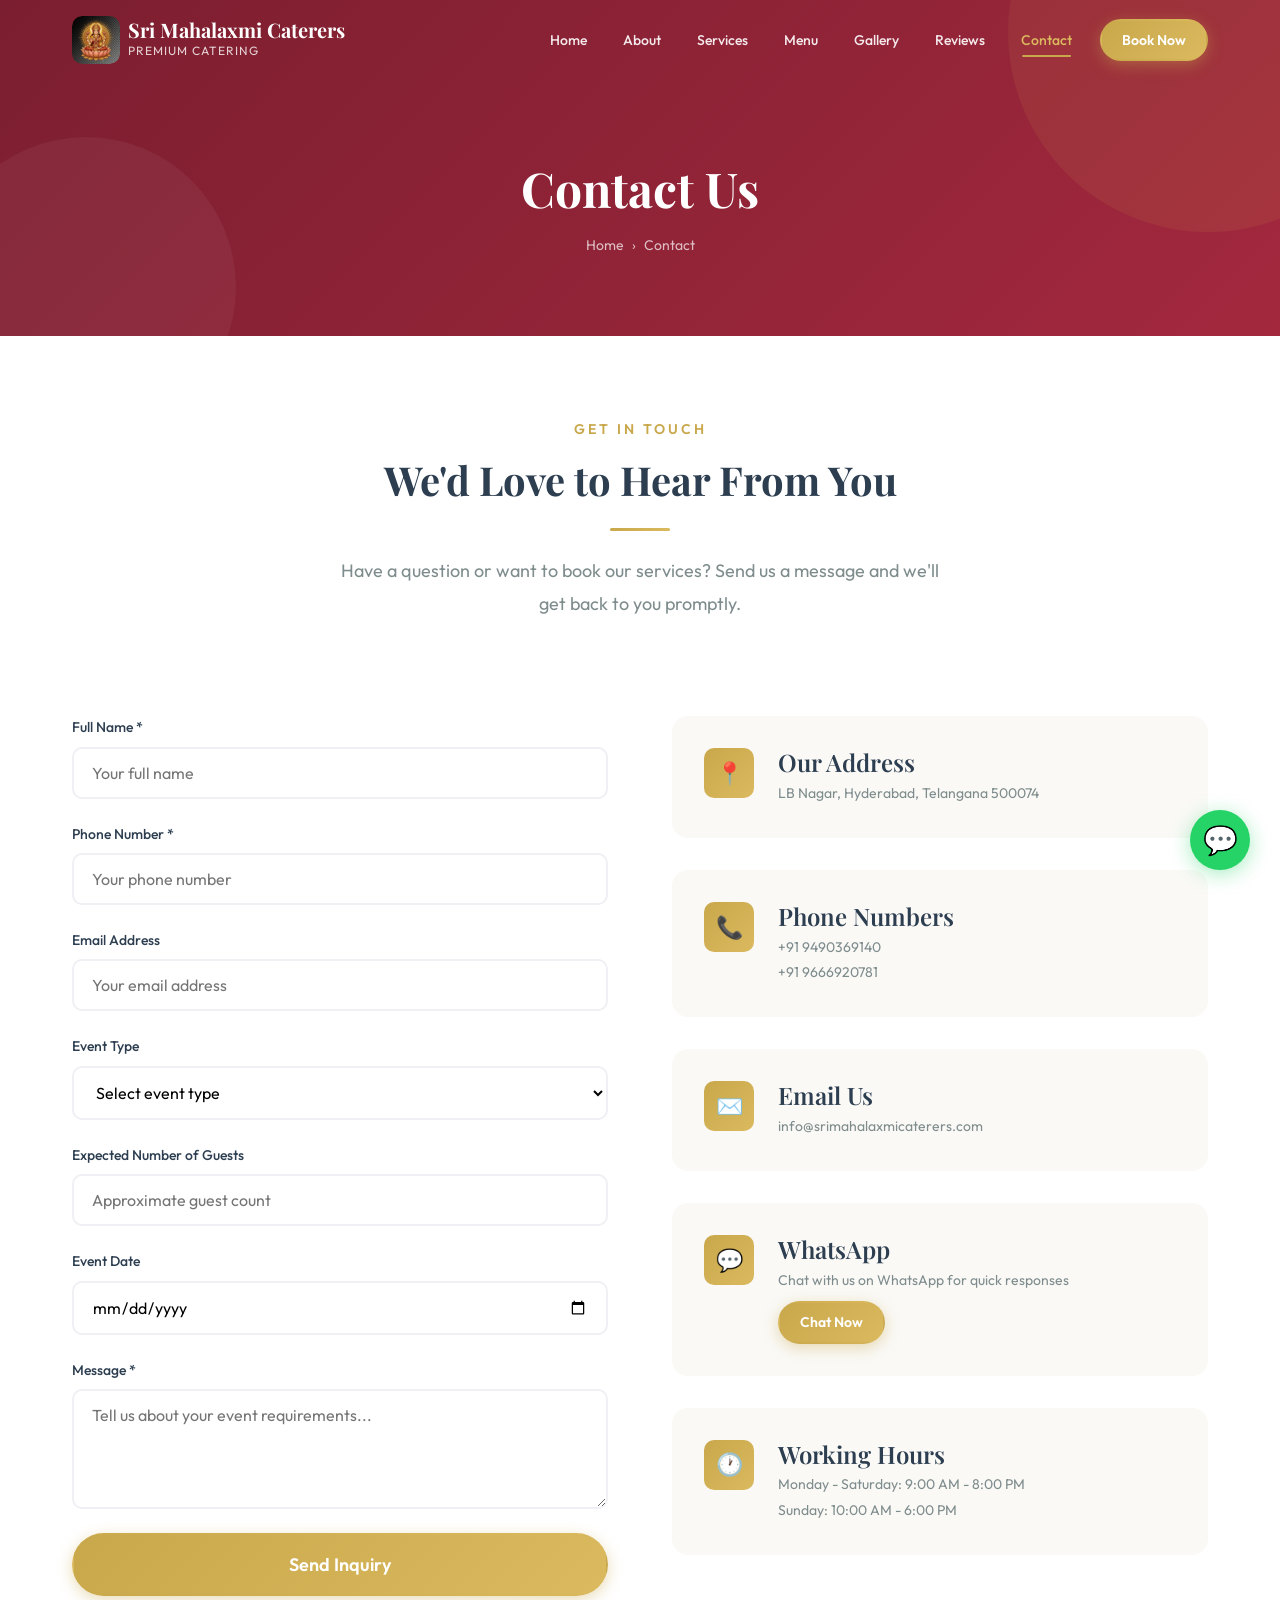
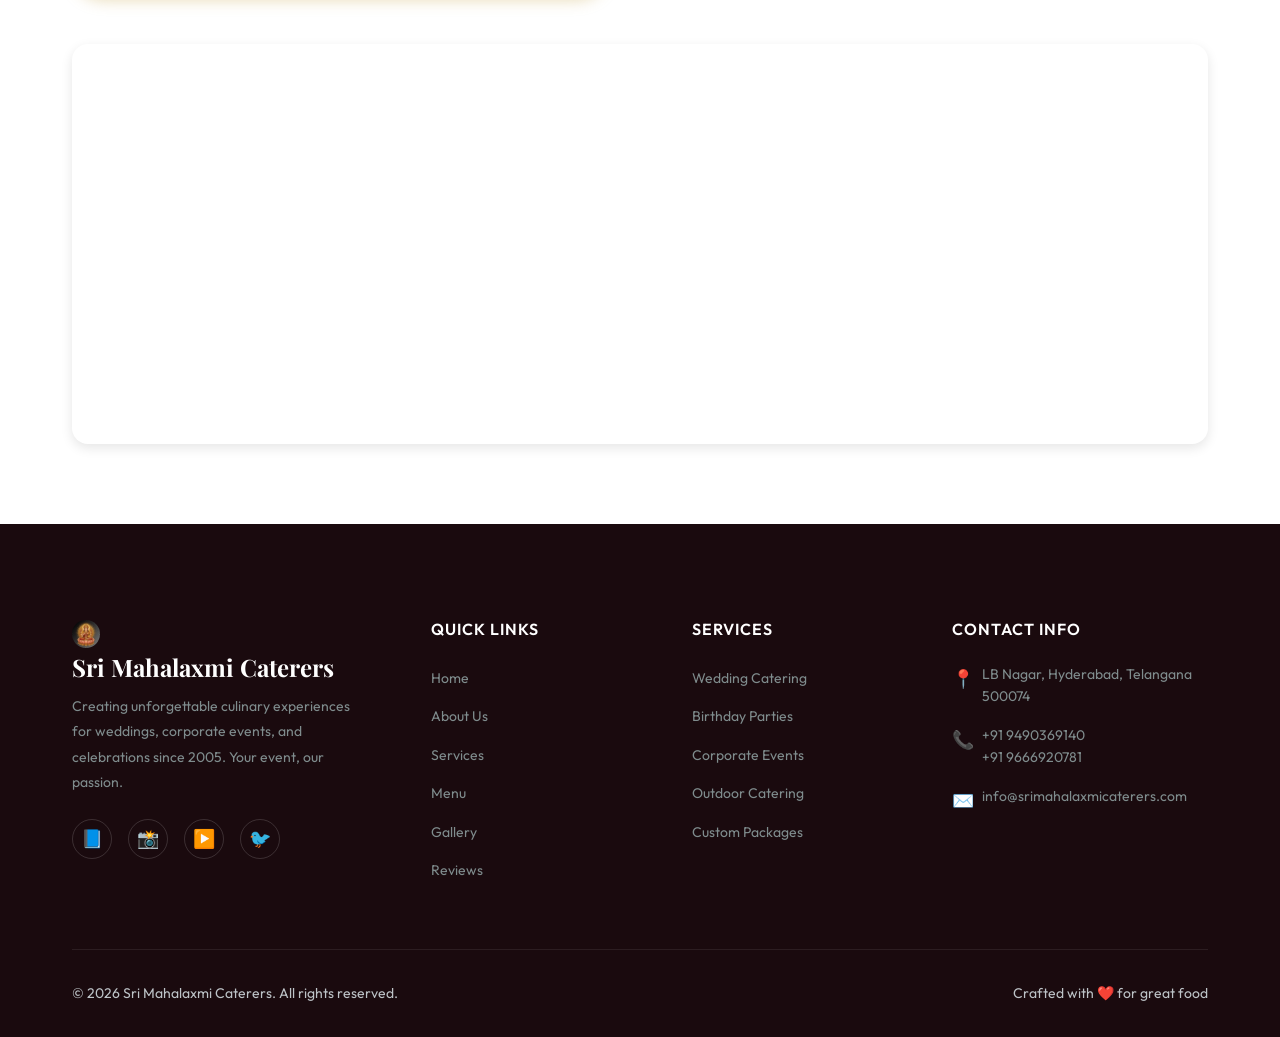
<file: contact.html>
<!DOCTYPE html>
<html lang="en">

<head>
    <meta charset="UTF-8">
    <meta name="viewport" content="width=device-width, initial-scale=1.0">
    <meta name="description"
        content="Contact Sri Mahalaxmi Caterers for booking inquiries, custom menu requests, and event planning. Call, WhatsApp, or fill our contact form.">
    <title>Contact Us - Sri Mahalaxmi Caterers</title>
    <link rel="stylesheet" href="css/variables.css">
    <link rel="stylesheet" href="css/base.css">
    <link rel="stylesheet" href="css/layout.css">
    <link rel="stylesheet" href="css/pages.css">
</head>

<body>
    <div class="preloader" id="preloader">
        <div class="preloader__spinner"></div>
        <div class="preloader__text">Sri Mahalaxmi Caterers</div>
    </div>

    <header class="header" id="site-header"></header>

    <section class="page-header">
        <div class="container">
            <div class="page-header__content">
                <h1 class="page-header__title">Contact Us</h1>
                <div class="page-header__breadcrumb">
                    <a href="index.html">Home</a>
                    <span>›</span>
                    <span>Contact</span>
                </div>
            </div>
        </div>
    </section>

    <section class="section">
        <div class="container">
            <div class="section-header animate-on-scroll">
                <span class="section-header__label">Get In Touch</span>
                <h2 class="section-header__title">We'd Love to Hear From You</h2>
                <div class="section-header__divider"></div>
                <p class="section-header__subtitle">Have a question or want to book our services? Send us a message and
                    we'll get back to you promptly.</p>
            </div>

            <div class="contact-grid animate-on-scroll">
                <!-- Contact Form -->
                <form class="contact-form" id="contact-form">
                    <div class="form-group">
                        <label for="contact-name">Full Name *</label>
                        <input type="text" id="contact-name" placeholder="Your full name" required>
                    </div>
                    <div class="form-group">
                        <label for="contact-phone">Phone Number *</label>
                        <input type="tel" id="contact-phone" placeholder="Your phone number" required>
                    </div>
                    <div class="form-group">
                        <label for="contact-email">Email Address</label>
                        <input type="email" id="contact-email" placeholder="Your email address">
                    </div>
                    <div class="form-group">
                        <label for="contact-event">Event Type</label>
                        <select id="contact-event">
                            <option value="">Select event type</option>
                            <option value="Wedding">Wedding</option>
                            <option value="Birthday">Birthday Party</option>
                            <option value="Corporate">Corporate Event</option>
                            <option value="Engagement">Engagement</option>
                            <option value="Festival">Festival Celebration</option>
                            <option value="Outdoor">Outdoor Event</option>
                            <option value="Other">Other</option>
                        </select>
                    </div>
                    <div class="form-group">
                        <label for="contact-guests">Expected Number of Guests</label>
                        <input type="number" id="contact-guests" placeholder="Approximate guest count" min="1">
                    </div>
                    <div class="form-group">
                        <label for="contact-date">Event Date</label>
                        <input type="date" id="contact-date">
                    </div>
                    <div class="form-group">
                        <label for="contact-message">Message *</label>
                        <textarea id="contact-message" placeholder="Tell us about your event requirements..."
                            required></textarea>
                    </div>
                    <button type="submit" class="btn btn--primary btn--lg">Send Inquiry</button>
                </form>

                <!-- Contact Info -->
                <div class="contact-info" id="contact-info"></div>
            </div>

            <!-- Map -->
            <div class="contact-map animate-on-scroll" id="contact-map"></div>
        </div>
    </section>

    <footer class="footer" id="site-footer"></footer>

    <script src="js/data.js"></script>
    <script src="js/app.js"></script>
    <script>
        document.addEventListener('DOMContentLoaded', () => {
            const data = getData();

            // Render contact info
            const infoContainer = document.getElementById('contact-info');
            infoContainer.innerHTML = `
        <div class="contact-info-card">
          <div class="contact-info-card__icon">📍</div>
          <div>
            <h4 class="contact-info-card__title">Our Address</h4>
            <p class="contact-info-card__text">${data.siteInfo.address}</p>
          </div>
        </div>
        <div class="contact-info-card">
          <div class="contact-info-card__icon">📞</div>
          <div>
            <h4 class="contact-info-card__title">Phone Numbers</h4>
            <p class="contact-info-card__text">${data.siteInfo.phone}</p>
            <p class="contact-info-card__text">${data.siteInfo.altPhone}</p>
          </div>
        </div>
        <div class="contact-info-card">
          <div class="contact-info-card__icon">✉️</div>
          <div>
            <h4 class="contact-info-card__title">Email Us</h4>
            <p class="contact-info-card__text">${data.siteInfo.email}</p>
          </div>
        </div>
        <div class="contact-info-card">
          <div class="contact-info-card__icon">💬</div>
          <div>
            <h4 class="contact-info-card__title">WhatsApp</h4>
            <p class="contact-info-card__text">Chat with us on WhatsApp for quick responses</p>
            <a href="https://wa.me/${data.siteInfo.whatsapp}" target="_blank" class="btn btn--primary btn--sm" style="margin-top:var(--space-sm);">Chat Now</a>
          </div>
        </div>
        <div class="contact-info-card">
          <div class="contact-info-card__icon">🕐</div>
          <div>
            <h4 class="contact-info-card__title">Working Hours</h4>
            <p class="contact-info-card__text">Monday - Saturday: 9:00 AM - 8:00 PM</p>
            <p class="contact-info-card__text">Sunday: 10:00 AM - 6:00 PM</p>
          </div>
        </div>
      `;

            // Map
            const mapContainer = document.getElementById('contact-map');
            mapContainer.innerHTML = `<iframe src="${data.siteInfo.mapEmbed}" allowfullscreen="" loading="lazy"></iframe>`;

            // Form submission
            document.getElementById('contact-form').addEventListener('submit', (e) => {
                e.preventDefault();

                const inquiry = {
                    id: Date.now(),
                    name: document.getElementById('contact-name').value,
                    phone: document.getElementById('contact-phone').value,
                    email: document.getElementById('contact-email').value,
                    event: document.getElementById('contact-event').value,
                    guests: document.getElementById('contact-guests').value,
                    date: document.getElementById('contact-date').value,
                    message: document.getElementById('contact-message').value,
                    submittedAt: new Date().toISOString(),
                    status: 'new'
                };

                const freshData = getData();
                freshData.inquiries.push(inquiry);
                saveData(freshData);

                showToast('Thank you! Your inquiry has been submitted. We\'ll get back to you shortly.');
                e.target.reset();
            });
        });
    </script>
</body>

</html>
</file>
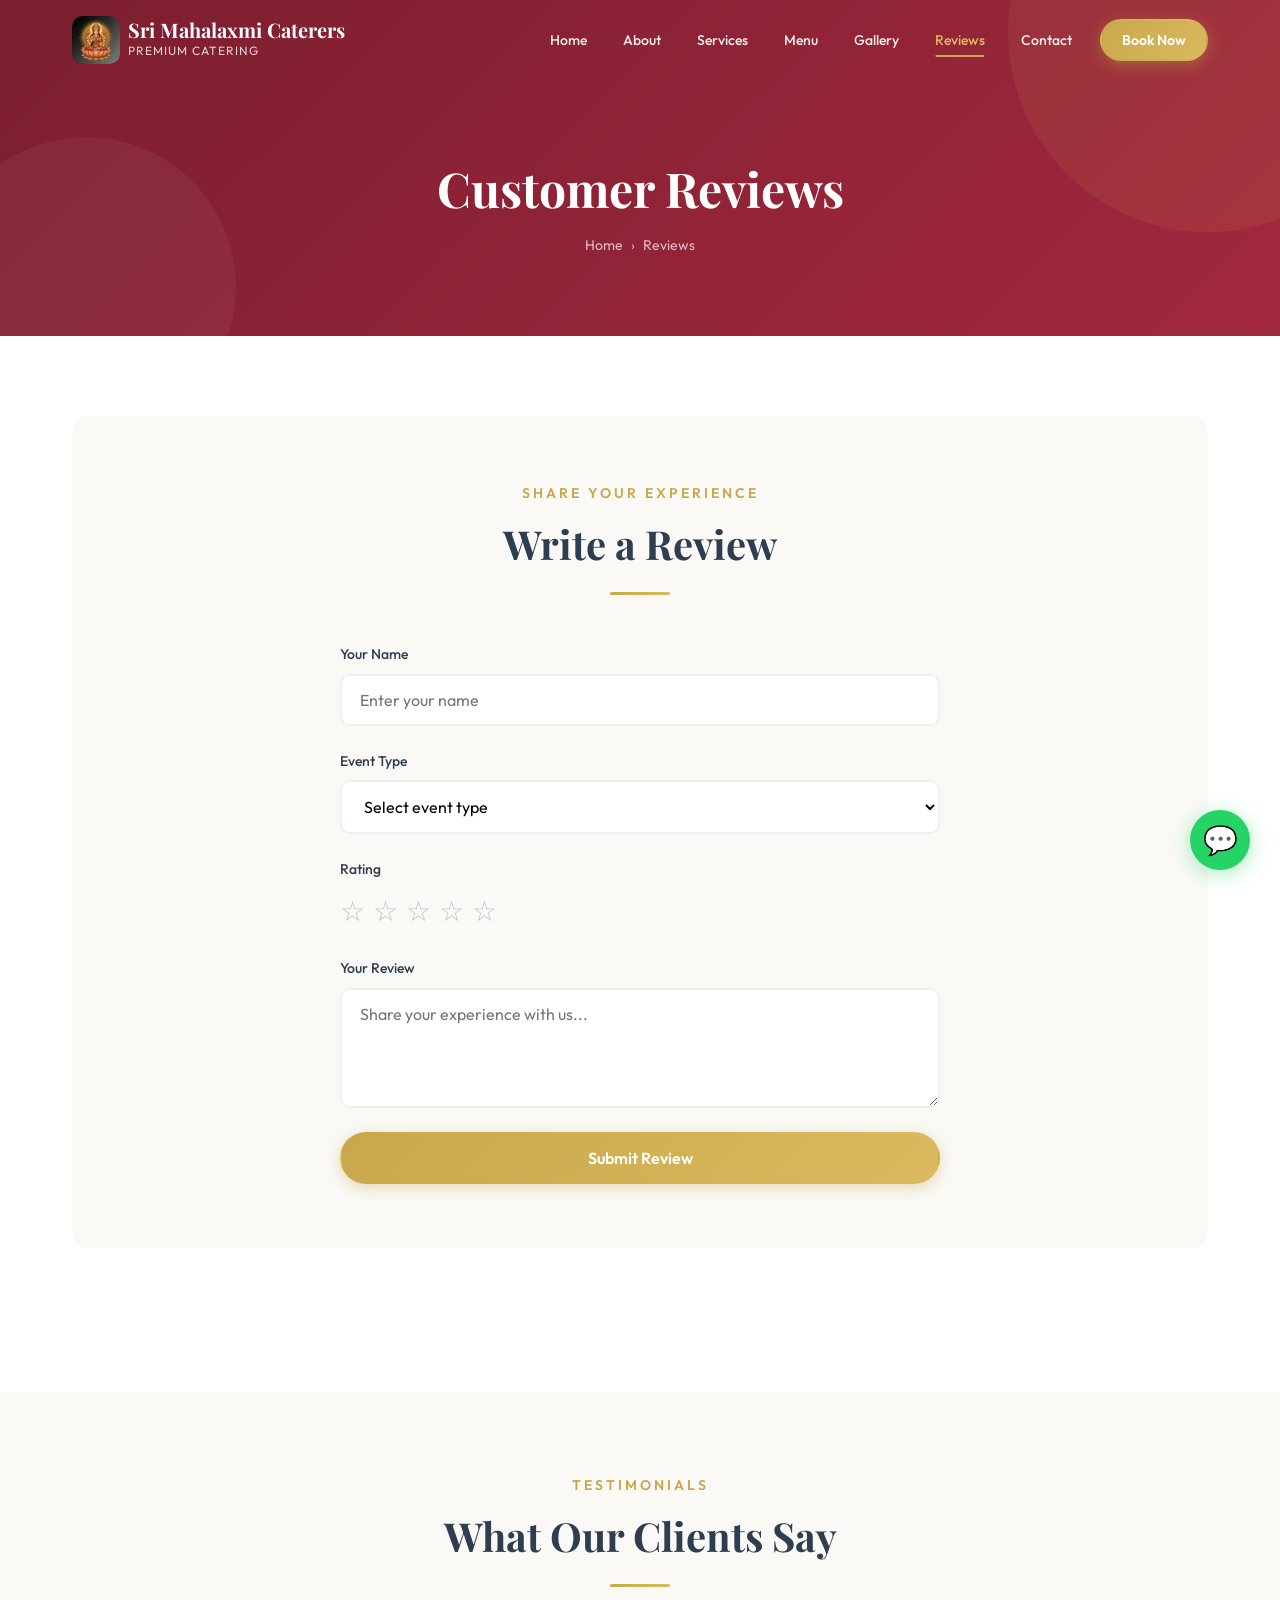
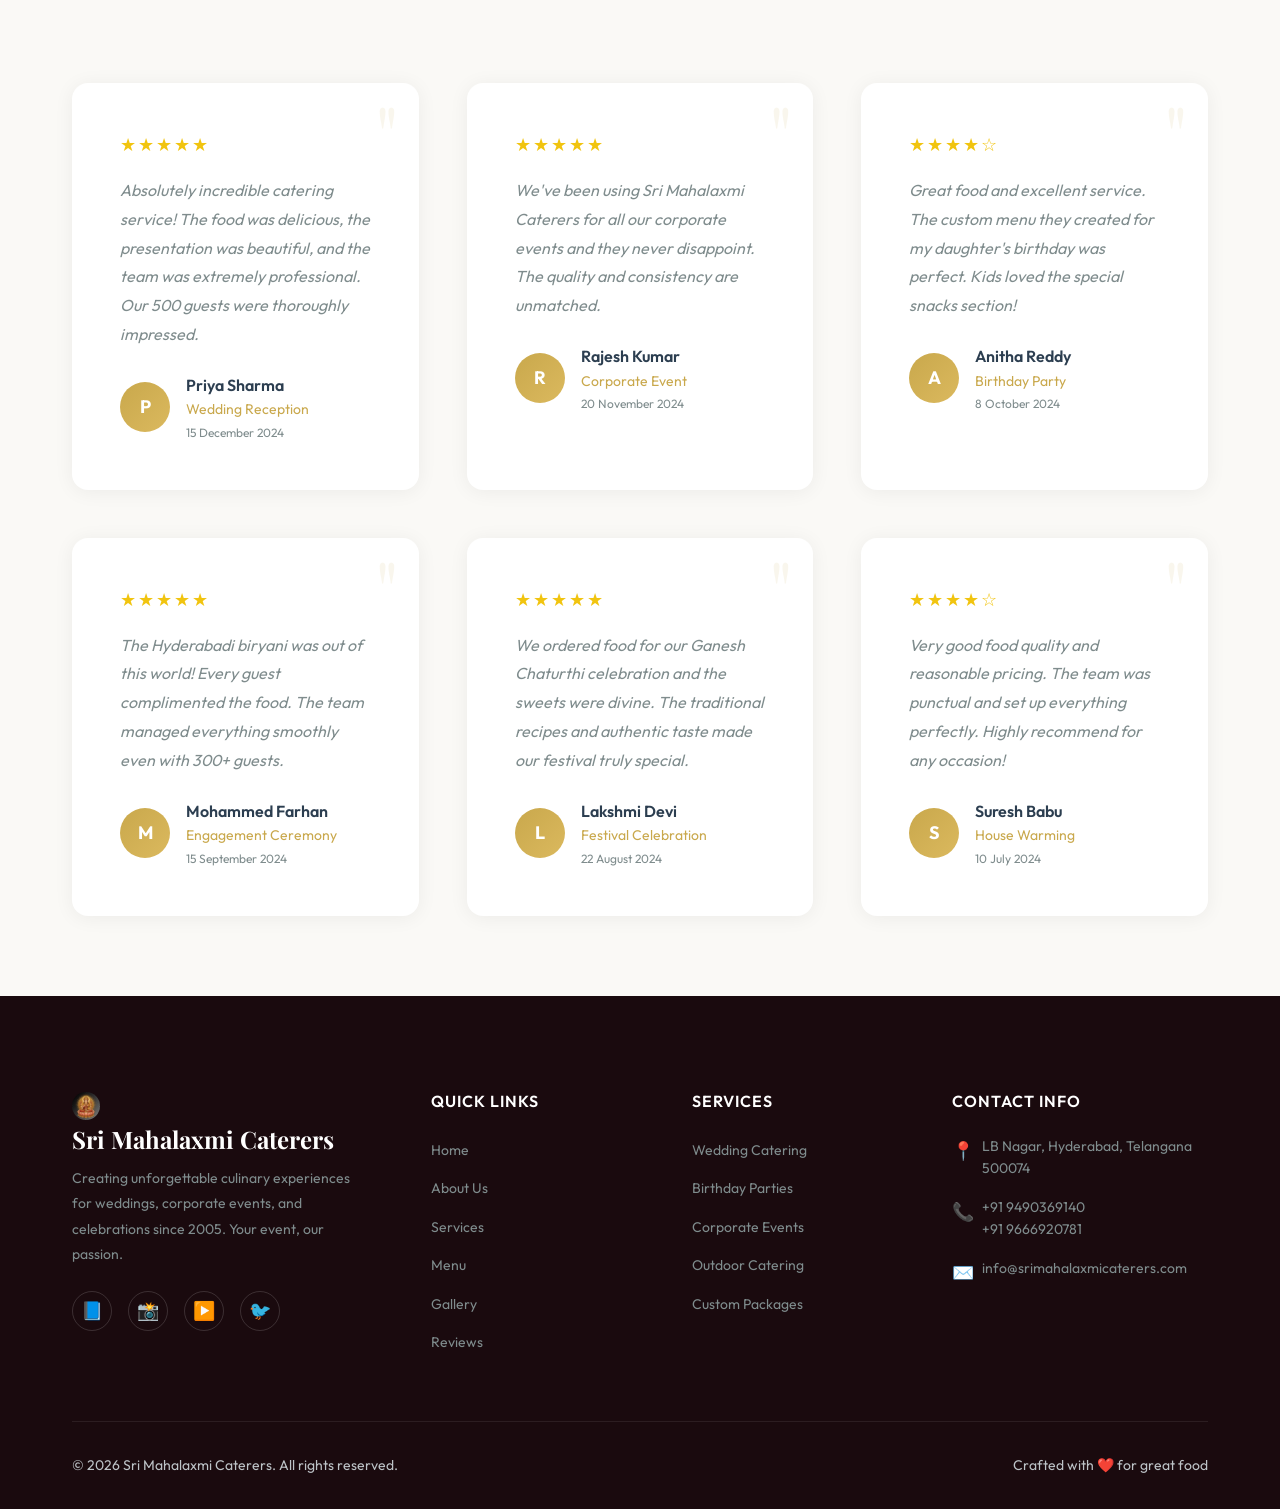
<file: reviews.html>
<!DOCTYPE html>
<html lang="en">

<head>
    <meta charset="UTF-8">
    <meta name="viewport" content="width=device-width, initial-scale=1.0">
    <meta name="description"
        content="Read what our customers say about Sri Mahalaxmi Caterers. Real reviews from real events - weddings, corporate functions, and celebrations.">
    <title>Customer Reviews - Sri Mahalaxmi Caterers</title>
    <link rel="stylesheet" href="css/variables.css">
    <link rel="stylesheet" href="css/base.css">
    <link rel="stylesheet" href="css/layout.css">
    <link rel="stylesheet" href="css/pages.css">
</head>

<body>
    <div class="preloader" id="preloader">
        <div class="preloader__spinner"></div>
        <div class="preloader__text">Sri Mahalaxmi Caterers</div>
    </div>

    <header class="header" id="site-header"></header>

    <section class="page-header">
        <div class="container">
            <div class="page-header__content">
                <h1 class="page-header__title">Customer Reviews</h1>
                <div class="page-header__breadcrumb">
                    <a href="index.html">Home</a>
                    <span>›</span>
                    <span>Reviews</span>
                </div>
            </div>
        </div>
    </section>

    <!-- Submit Review -->
    <section class="section">
        <div class="container">
            <div class="review-form-section animate-on-scroll">
                <div class="section-header" style="margin-bottom:var(--space-2xl);">
                    <span class="section-header__label">Share Your Experience</span>
                    <h2 class="section-header__title">Write a Review</h2>
                    <div class="section-header__divider"></div>
                </div>
                <form class="review-form" id="review-form">
                    <div class="form-group">
                        <label for="reviewer-name">Your Name</label>
                        <input type="text" id="reviewer-name" placeholder="Enter your name" required>
                    </div>
                    <div class="form-group">
                        <label for="event-type">Event Type</label>
                        <select id="event-type" required>
                            <option value="">Select event type</option>
                            <option value="Wedding Reception">Wedding Reception</option>
                            <option value="Birthday Party">Birthday Party</option>
                            <option value="Corporate Event">Corporate Event</option>
                            <option value="Engagement Ceremony">Engagement Ceremony</option>
                            <option value="Festival Celebration">Festival Celebration</option>
                            <option value="House Warming">House Warming</option>
                            <option value="Other">Other</option>
                        </select>
                    </div>
                    <div class="form-group">
                        <label>Rating</label>
                        <div class="star-rating" id="star-rating">
                            <span class="star" data-value="1">☆</span>
                            <span class="star" data-value="2">☆</span>
                            <span class="star" data-value="3">☆</span>
                            <span class="star" data-value="4">☆</span>
                            <span class="star" data-value="5">☆</span>
                        </div>
                    </div>
                    <div class="form-group">
                        <label for="review-text">Your Review</label>
                        <textarea id="review-text" placeholder="Share your experience with us..." required></textarea>
                    </div>
                    <button type="submit" class="btn btn--primary">Submit Review</button>
                </form>
            </div>
        </div>
    </section>

    <!-- Reviews List -->
    <section class="section section--light">
        <div class="container">
            <div class="section-header animate-on-scroll">
                <span class="section-header__label">Testimonials</span>
                <h2 class="section-header__title">What Our Clients Say</h2>
                <div class="section-header__divider"></div>
            </div>
            <div class="grid grid--3" id="reviews-grid"></div>
        </div>
    </section>

    <footer class="footer" id="site-footer"></footer>

    <script src="js/data.js"></script>
    <script src="js/app.js"></script>
    <script>
        document.addEventListener('DOMContentLoaded', () => {
            const data = getData();
            let selectedRating = 0;

            // Star rating interaction
            const starContainer = document.getElementById('star-rating');
            const stars = starContainer.querySelectorAll('.star');

            stars.forEach(star => {
                star.addEventListener('mouseenter', () => {
                    const val = parseInt(star.dataset.value);
                    stars.forEach(s => {
                        s.textContent = parseInt(s.dataset.value) <= val ? '★' : '☆';
                        s.classList.toggle('filled', parseInt(s.dataset.value) <= val);
                    });
                });

                star.addEventListener('click', () => {
                    selectedRating = parseInt(star.dataset.value);
                    updateStars(selectedRating);
                });
            });

            starContainer.addEventListener('mouseleave', () => {
                updateStars(selectedRating);
            });

            function updateStars(rating) {
                stars.forEach(s => {
                    s.textContent = parseInt(s.dataset.value) <= rating ? '★' : '☆';
                    s.classList.toggle('filled', parseInt(s.dataset.value) <= rating);
                });
            }

            // Submit review
            document.getElementById('review-form').addEventListener('submit', (e) => {
                e.preventDefault();
                if (selectedRating === 0) {
                    showToast('Please select a rating', 'error');
                    return;
                }

                const newReview = {
                    id: Date.now(),
                    name: document.getElementById('reviewer-name').value,
                    rating: selectedRating,
                    event: document.getElementById('event-type').value,
                    date: new Date().toISOString().split('T')[0],
                    status: 'pending',
                    text: document.getElementById('review-text').value
                };

                const freshData = getData();
                freshData.reviews.push(newReview);
                saveData(freshData);

                showToast('Thank you! Your review has been submitted for approval.');
                e.target.reset();
                selectedRating = 0;
                updateStars(0);
            });

            // Render approved reviews
            renderReviews();

            function renderReviews() {
                const reviewsGrid = document.getElementById('reviews-grid');
                const approved = data.reviews.filter(r => r.status === 'approved');

                reviewsGrid.innerHTML = approved.map(review => `
          <div class="testimonial-card animate-on-scroll">
            <div class="testimonial-card__stars">${getStarRating(review.rating)}</div>
            <p class="testimonial-card__text">${review.text}</p>
            <div class="testimonial-card__author">
              <div style="width:50px;height:50px;border-radius:50%;background:var(--gradient-accent);display:flex;align-items:center;justify-content:center;color:white;font-weight:bold;font-size:18px;">
                ${review.name.charAt(0)}
              </div>
              <div>
                <div class="testimonial-card__name">${review.name}</div>
                <div class="testimonial-card__event">${review.event}</div>
                <div style="font-size:var(--fs-xs);color:var(--color-dark-gray);margin-top:2px;">${new Date(review.date).toLocaleDateString('en-IN', { year: 'numeric', month: 'long', day: 'numeric' })}</div>
              </div>
            </div>
          </div>
        `).join('');

                initScrollAnimations();
            }
        });
    </script>
</body>

</html>
</file>
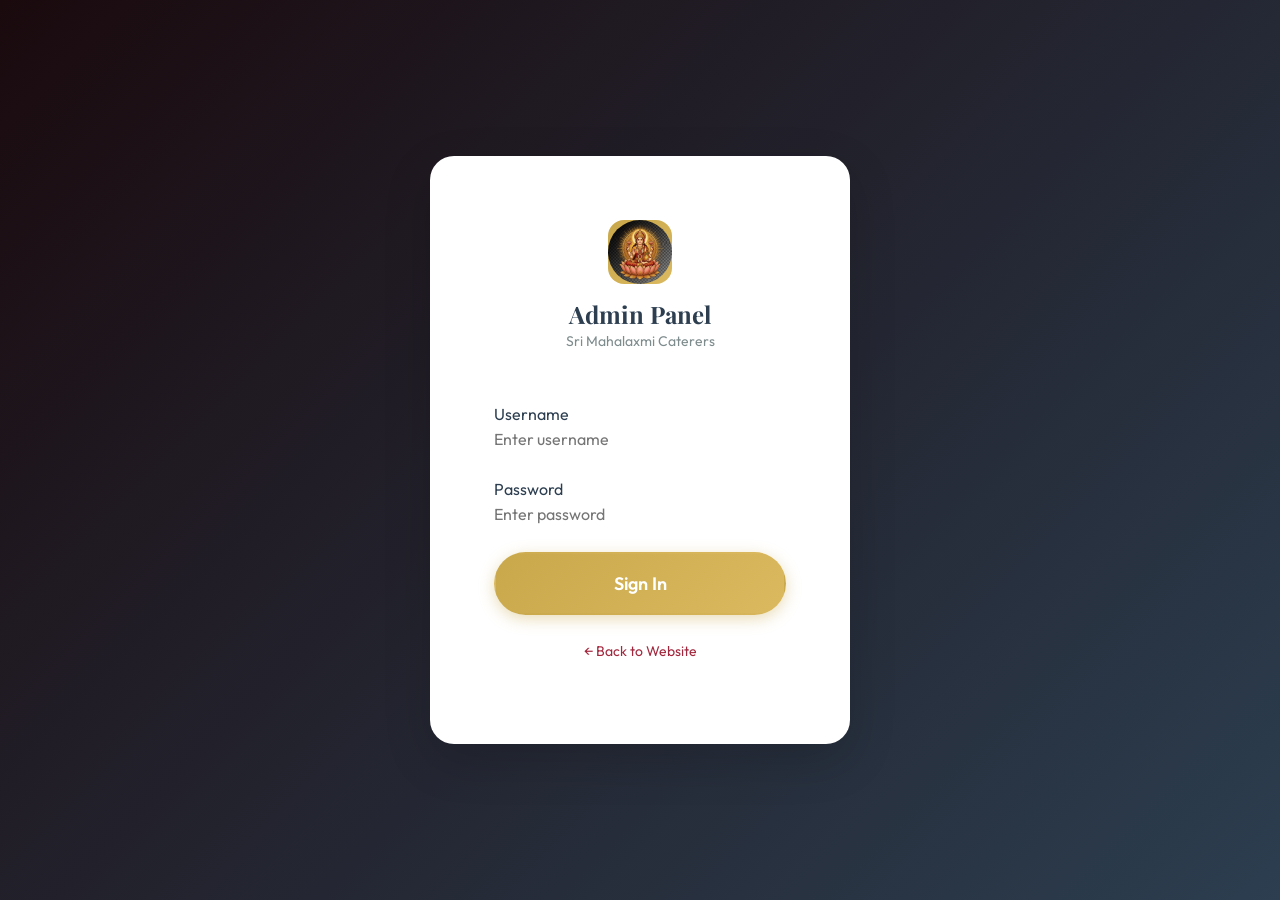
<file: admin/dashboard.html>
<!DOCTYPE html>
<html lang="en">

<head>
    <meta charset="UTF-8">
    <meta name="viewport" content="width=device-width, initial-scale=1.0">
    <title>Admin Dashboard - Sri Mahalaxmi Caterers</title>
    <link rel="stylesheet" href="../css/variables.css">
    <link rel="stylesheet" href="../css/base.css">
    <link rel="stylesheet" href="../css/layout.css">
    <link rel="stylesheet" href="../css/admin.css">
</head>

<body>
    <div class="admin-layout">
        <!-- Sidebar -->
        <aside class="admin-sidebar" id="admin-sidebar">
            <div class="admin-sidebar__logo">
                <div class="admin-sidebar__logo-icon"><img src="../images/goddess_lakshmi.png" alt="Goddess Lakshmi" style="width:100%;height:100%;object-fit:cover;border-radius:50%;"></div>
                <div class="admin-sidebar__logo-text">SMC Admin</div>
            </div>
            <nav class="admin-nav">
                <a href="#dashboard" class="admin-nav__link active" data-section="dashboard">
                    <span class="admin-nav__icon">📊</span> Dashboard
                </a>
                <a href="#landing" class="admin-nav__link" data-section="landing">
                    <span class="admin-nav__icon">🏠</span> Landing Page
                </a>
                <div class="admin-nav__divider"></div>
                <a href="#menu" class="admin-nav__link" data-section="menu">
                    <span class="admin-nav__icon">🍽️</span> Menu Items
                </a>
                <a href="#gallery" class="admin-nav__link" data-section="gallery">
                    <span class="admin-nav__icon">🖼️</span> Gallery
                </a>
                <a href="#services" class="admin-nav__link" data-section="services">
                    <span class="admin-nav__icon">⚙️</span> Services
                </a>
                <div class="admin-nav__divider"></div>
                <a href="#reviews" class="admin-nav__link" data-section="reviews">
                    <span class="admin-nav__icon">⭐</span> Reviews
                </a>
                <a href="#inquiries" class="admin-nav__link" data-section="inquiries">
                    <span class="admin-nav__icon">📩</span> Inquiries
                </a>
                <div class="admin-nav__divider"></div>
                <a href="#contact-settings" class="admin-nav__link" data-section="contact-settings">
                    <span class="admin-nav__icon">📞</span> Contact Settings
                </a>
                <a href="#" class="admin-nav__link" id="logout-btn" style="margin-top:auto;">
                    <span class="admin-nav__icon">🚪</span> Logout
                </a>
            </nav>
        </aside>

        <!-- Main Content -->
        <main class="admin-main">
            <div class="admin-topbar">
                <h2 class="admin-topbar__title" id="page-title">Dashboard</h2>
                <div class="admin-topbar__actions">
                    <a href="../index.html" class="btn btn--outline btn--sm" target="_blank">View Site</a>
                    <div class="admin-topbar__user">
                        <div class="admin-topbar__avatar">A</div>
                        <span>Admin</span>
                    </div>
                </div>
            </div>

            <div class="admin-content" id="admin-content">
                <!-- Dynamic content loaded here -->
            </div>
        </main>
    </div>

    <!-- Modal -->
    <div class="admin-modal" id="admin-modal">
        <div class="admin-modal__content">
            <div class="admin-modal__header">
                <h3 id="modal-title">Modal Title</h3>
                <button class="admin-modal__close" id="modal-close">&times;</button>
            </div>
            <div class="admin-modal__body" id="modal-body"></div>
        </div>
    </div>

    <!-- Toast -->

    <script src="../js/data.js"></script>
    <script src="../js/app.js"></script>
    <script src="../js/admin.js"></script>
</body>

</html>
</file>
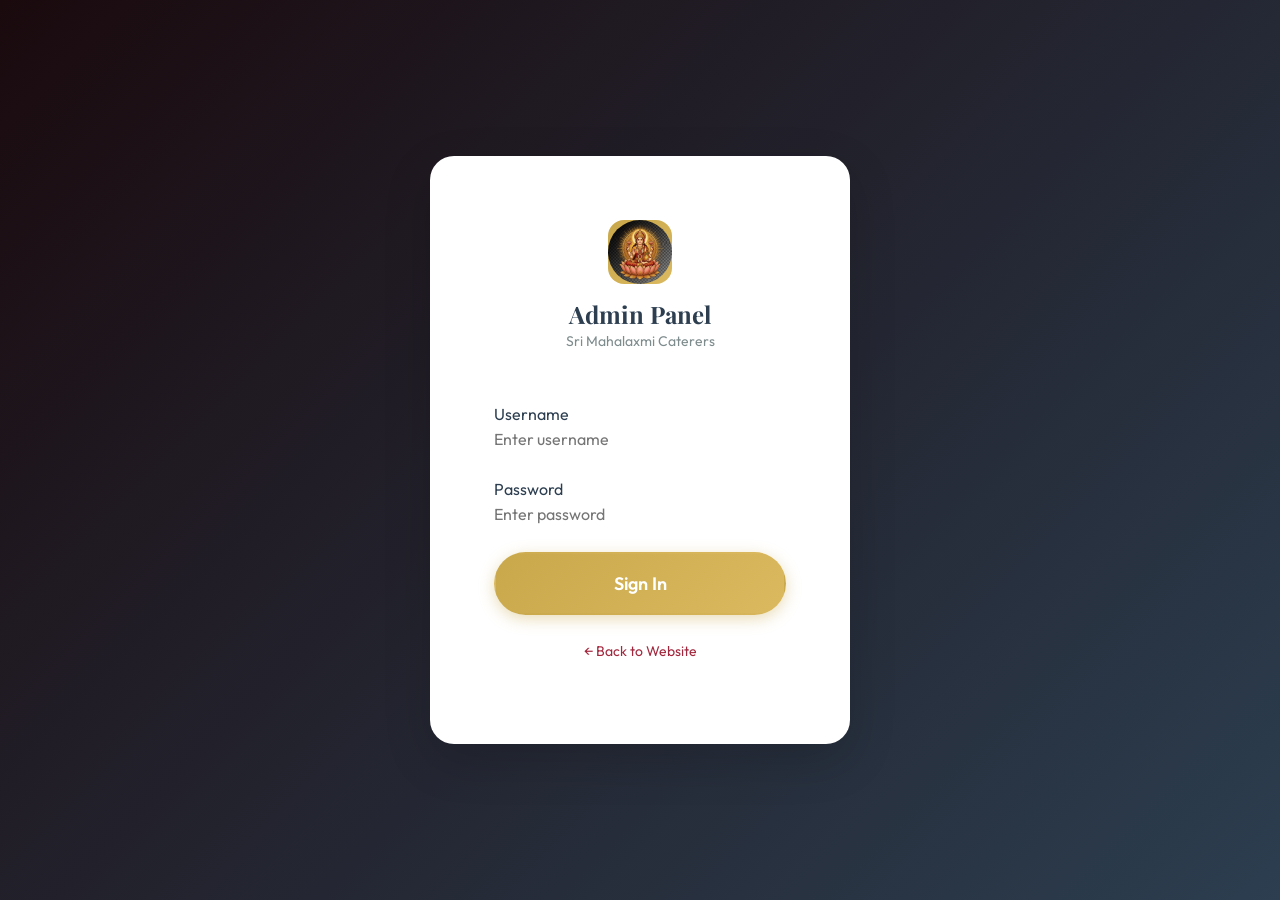
<file: admin/login.html>
<!DOCTYPE html>
<html lang="en">

<head>
    <meta charset="UTF-8">
    <meta name="viewport" content="width=device-width, initial-scale=1.0">
    <title>Admin Login - Sri Mahalaxmi Caterers</title>
    <link rel="stylesheet" href="../css/variables.css">
    <link rel="stylesheet" href="../css/base.css">
    <link rel="stylesheet" href="../css/admin.css">
</head>

<body>
    <div class="admin-login">
        <div class="admin-login__card">
            <div class="admin-login__logo">
                <div class="admin-login__logo-icon"><img src="../images/goddess_lakshmi.png" alt="Goddess Lakshmi" style="width:100%;height:100%;object-fit:cover;border-radius:50%;"></div>
                <h2>Admin Panel</h2>
                <p>Sri Mahalaxmi Caterers</p>
            </div>
            <div class="admin-login__error" id="login-error">Invalid username or password</div>
            <form class="admin-login__form" id="login-form">
                <div class="form-group">
                    <label for="admin-username">Username</label>
                    <input type="text" id="admin-username" placeholder="Enter username" required>
                </div>
                <div class="form-group">
                    <label for="admin-password">Password</label>
                    <input type="password" id="admin-password" placeholder="Enter password" required>
                </div>
                <button type="submit" class="btn btn--primary btn--lg" style="width:100%;">Sign In</button>
            </form>
            <p
                style="text-align:center;margin-top:var(--space-lg);font-size:var(--fs-sm);color:var(--color-dark-gray);">
                <a href="../index.html" style="color:var(--color-primary-light);">← Back to Website</a>
            </p>
        </div>
    </div>

    <script src="../js/data.js"></script>
    <script>
        // Check if already logged in
        if (localStorage.getItem('smcAdminLoggedIn') === 'true') {
            window.location.href = 'dashboard.html';
        }

        document.getElementById('login-form').addEventListener('submit', (e) => {
            e.preventDefault();
            const data = getData();
            const username = document.getElementById('admin-username').value;
            const password = document.getElementById('admin-password').value;

            if (username === data.admin.username && password === data.admin.password) {
                localStorage.setItem('smcAdminLoggedIn', 'true');
                window.location.href = 'dashboard.html';
            } else {
                document.getElementById('login-error').classList.add('show');
                setTimeout(() => {
                    document.getElementById('login-error').classList.remove('show');
                }, 3000);
            }
        });
    </script>
</body>

</html>
</file>
<file: css/variables.css>
/* ============================================
   SRI MAHALAXMI CATERERS - Design System
   ============================================ */

:root {
  /* ── Primary Colors ── */
  --color-primary: #7b1e2f;
  --color-primary-light: #a3283e;
  --color-primary-dark: #5a1422;

  /* ── Accent Colors ── */
  --color-accent: #c9a84c;
  --color-accent-light: #dbb95e;
  --color-accent-dark: #b08d30;

  /* ── Success / Green ── */
  --color-success: #27ae60;
  --color-success-light: #2ecc71;

  /* ── Warm / Yellow ── */
  --color-warm: #f1c40f;
  --color-warm-light: #f9e547;

  /* ── Neutrals ── */
  --color-white: #ffffff;
  --color-off-white: #faf9f6;
  --color-light-gray: #f0eff4;
  --color-gray: #bdc3c7;
  --color-dark-gray: #7f8c8d;
  --color-dark: #2c3e50;
  --color-darker: #1a0a0e;

  /* ── Gradients ── */
  --gradient-primary: linear-gradient(135deg, var(--color-primary) 0%, var(--color-primary-light) 100%);
  --gradient-accent: linear-gradient(135deg, var(--color-accent) 0%, var(--color-accent-light) 100%);
  --gradient-hero: linear-gradient(135deg, rgba(123, 30, 47, 0.92) 0%, rgba(201, 168, 76, 0.80) 100%);
  --gradient-dark: linear-gradient(135deg, var(--color-darker) 0%, var(--color-dark) 100%);
  --gradient-warm: linear-gradient(135deg, #fdf6e8 0%, #f5e6c4 100%);

  /* ── Typography ── */
  --font-primary: 'Outfit', 'Segoe UI', sans-serif;
  --font-heading: 'Playfair Display', Georgia, serif;
  --font-mono: 'JetBrains Mono', monospace;

  --fs-xs: 0.75rem;
  --fs-sm: 0.875rem;
  --fs-base: 1rem;
  --fs-md: 1.125rem;
  --fs-lg: 1.25rem;
  --fs-xl: 1.5rem;
  --fs-2xl: 2rem;
  --fs-3xl: 2.5rem;
  --fs-4xl: 3rem;
  --fs-5xl: 3.75rem;
  --fs-6xl: 4.5rem;

  --fw-light: 300;
  --fw-regular: 400;
  --fw-medium: 500;
  --fw-semibold: 600;
  --fw-bold: 700;
  --fw-black: 900;

  --lh-tight: 1.2;
  --lh-normal: 1.6;
  --lh-relaxed: 1.8;

  /* ── Spacing ── */
  --space-xs: 0.25rem;
  --space-sm: 0.5rem;
  --space-md: 1rem;
  --space-lg: 1.5rem;
  --space-xl: 2rem;
  --space-2xl: 3rem;
  --space-3xl: 4rem;
  --space-4xl: 6rem;
  --space-5xl: 8rem;

  /* ── Borders & Radius ── */
  --radius-sm: 6px;
  --radius-md: 10px;
  --radius-lg: 16px;
  --radius-xl: 24px;
  --radius-full: 9999px;

  /* ── Shadows ── */
  --shadow-sm: 0 1px 3px rgba(0, 0, 0, 0.08);
  --shadow-md: 0 4px 12px rgba(0, 0, 0, 0.1);
  --shadow-lg: 0 8px 30px rgba(0, 0, 0, 0.12);
  --shadow-xl: 0 16px 48px rgba(0, 0, 0, 0.16);
  --shadow-glow: 0 0 30px rgba(201, 168, 76, 0.3);
  --shadow-card: 0 2px 20px rgba(0, 0, 0, 0.06);

  /* ── Transitions ── */
  --transition-fast: 0.15s ease;
  --transition-base: 0.3s ease;
  --transition-slow: 0.5s ease;
  --transition-spring: 0.4s cubic-bezier(0.34, 1.56, 0.64, 1);

  /* ── Layout ── */
  --container-max: 1200px;
  --container-narrow: 800px;
  --header-height: 80px;
  --section-padding: 5rem 0;

  /* ── Z-index ── */
  --z-dropdown: 100;
  --z-sticky: 200;
  --z-overlay: 300;
  --z-modal: 400;
  --z-toast: 500;
}
</file>
<file: css/base.css>
/* ============================================
   SRI MAHALAXMI CATERERS - Base Styles
   ============================================ */

@import url('https://fonts.googleapis.com/css2?family=Outfit:wght@300;400;500;600;700;900&family=Playfair+Display:ital,wght@0,400;0,600;0,700;0,900;1,400&display=swap');

/* ── Reset ── */
*,
*::before,
*::after {
    margin: 0;
    padding: 0;
    box-sizing: border-box;
}

html {
    scroll-behavior: smooth;
    font-size: 16px;
    -webkit-font-smoothing: antialiased;
    -moz-osx-font-smoothing: grayscale;
}

body {
    font-family: var(--font-primary);
    color: var(--color-dark);
    background-color: var(--color-white);
    line-height: var(--lh-normal);
    overflow-x: hidden;
}

h1,
h2,
h3,
h4,
h5,
h6 {
    font-family: var(--font-heading);
    line-height: var(--lh-tight);
    color: var(--color-dark);
}

h1 {
    font-size: var(--fs-5xl);
    font-weight: var(--fw-bold);
}

h2 {
    font-size: var(--fs-3xl);
    font-weight: var(--fw-bold);
}

h3 {
    font-size: var(--fs-2xl);
    font-weight: var(--fw-semibold);
}

h4 {
    font-size: var(--fs-xl);
    font-weight: var(--fw-semibold);
}

p {
    margin-bottom: var(--space-md);
    color: var(--color-dark-gray);
    line-height: var(--lh-relaxed);
}

a {
    text-decoration: none;
    color: var(--color-primary-light);
    transition: color var(--transition-fast);
}

a:hover {
    color: var(--color-accent);
}

img {
    max-width: 100%;
    height: auto;
    display: block;
}

ul,
ol {
    list-style: none;
}

button,
input,
textarea,
select {
    font-family: inherit;
    font-size: inherit;
    outline: none;
    border: none;
}

button {
    cursor: pointer;
}

/* ── Container ── */
.container {
    max-width: var(--container-max);
    margin: 0 auto;
    padding: 0 var(--space-xl);
}

.container--narrow {
    max-width: var(--container-narrow);
}

/* ── Section ── */
.section {
    padding: var(--section-padding);
}

.section--light {
    background-color: var(--color-off-white);
}

.section--warm {
    background: var(--gradient-warm);
}

.section--dark {
    background: var(--gradient-dark);
    color: var(--color-white);
}

.section--dark h2,
.section--dark h3,
.section--dark h4 {
    color: var(--color-white);
}

.section--dark p {
    color: var(--color-gray);
}

/* ── Section Header ── */
.section-header {
    text-align: center;
    margin-bottom: var(--space-4xl);
}

.section-header__label {
    display: inline-block;
    font-family: var(--font-primary);
    font-size: var(--fs-sm);
    font-weight: var(--fw-semibold);
    text-transform: uppercase;
    letter-spacing: 3px;
    color: var(--color-accent);
    margin-bottom: var(--space-md);
}

.section-header__title {
    margin-bottom: var(--space-lg);
}

.section-header__divider {
    width: 60px;
    height: 3px;
    background: var(--gradient-accent);
    margin: 0 auto var(--space-lg);
    border-radius: var(--radius-full);
}

.section-header__subtitle {
    font-size: var(--fs-md);
    max-width: 600px;
    margin: 0 auto;
}

/* ── Buttons ── */
.btn {
    display: inline-flex;
    align-items: center;
    justify-content: center;
    gap: var(--space-sm);
    padding: 14px 32px;
    border-radius: var(--radius-full);
    font-family: var(--font-primary);
    font-weight: var(--fw-semibold);
    font-size: var(--fs-base);
    transition: all var(--transition-base);
    border: 2px solid transparent;
    position: relative;
    overflow: hidden;
}

.btn::before {
    content: '';
    position: absolute;
    top: 0;
    left: -100%;
    width: 100%;
    height: 100%;
    background: linear-gradient(90deg, transparent, rgba(255, 255, 255, 0.2), transparent);
    transition: left 0.5s ease;
}

.btn:hover::before {
    left: 100%;
}

.btn--primary {
    background: var(--gradient-accent);
    color: var(--color-white);
    box-shadow: 0 4px 15px rgba(201, 168, 76, 0.4);
}

.btn--primary:hover {
    transform: translateY(-2px);
    box-shadow: 0 8px 25px rgba(201, 168, 76, 0.5);
    color: var(--color-white);
}

.btn--secondary {
    background: transparent;
    color: var(--color-white);
    border-color: var(--color-white);
}

.btn--secondary:hover {
    background: var(--color-white);
    color: var(--color-primary);
    transform: translateY(-2px);
}

.btn--outline {
    background: transparent;
    color: var(--color-accent);
    border-color: var(--color-accent);
}

.btn--outline:hover {
    background: var(--color-accent);
    color: var(--color-white);
    transform: translateY(-2px);
}

.btn--dark {
    background: var(--gradient-primary);
    color: var(--color-white);
    box-shadow: 0 4px 15px rgba(123, 30, 47, 0.4);
}

.btn--dark:hover {
    transform: translateY(-2px);
    box-shadow: 0 8px 25px rgba(123, 30, 47, 0.5);
    color: var(--color-white);
}

.btn--sm {
    padding: 8px 20px;
    font-size: var(--fs-sm);
}

.btn--lg {
    padding: 18px 42px;
    font-size: var(--fs-md);
}

/* ── Cards ── */
.card {
    background: var(--color-white);
    border-radius: var(--radius-lg);
    overflow: hidden;
    box-shadow: var(--shadow-card);
    transition: all var(--transition-base);
}

.card:hover {
    transform: translateY(-5px);
    box-shadow: var(--shadow-lg);
}

.card__image {
    width: 100%;
    height: 220px;
    object-fit: cover;
}

.card__body {
    padding: var(--space-xl);
}

.card__badge {
    display: inline-block;
    padding: 4px 14px;
    border-radius: var(--radius-full);
    font-size: var(--fs-xs);
    font-weight: var(--fw-semibold);
    text-transform: uppercase;
    letter-spacing: 1px;
    margin-bottom: var(--space-sm);
}

.card__badge--accent {
    background: rgba(201, 168, 76, 0.15);
    color: var(--color-accent);
}

.card__badge--success {
    background: rgba(39, 174, 96, 0.1);
    color: var(--color-success);
}

.card__title {
    font-size: var(--fs-lg);
    margin-bottom: var(--space-sm);
}

.card__text {
    font-size: var(--fs-sm);
    color: var(--color-dark-gray);
}

/* ── Grid ── */
.grid {
    display: grid;
    gap: var(--space-2xl);
}

.grid--2 {
    grid-template-columns: repeat(2, 1fr);
}

.grid--3 {
    grid-template-columns: repeat(3, 1fr);
}

.grid--4 {
    grid-template-columns: repeat(4, 1fr);
}

/* ── Animations ── */
@keyframes fadeInUp {
    from {
        opacity: 0;
        transform: translateY(30px);
    }

    to {
        opacity: 1;
        transform: translateY(0);
    }
}

@keyframes fadeIn {
    from {
        opacity: 0;
    }

    to {
        opacity: 1;
    }
}

@keyframes slideInLeft {
    from {
        opacity: 0;
        transform: translateX(-50px);
    }

    to {
        opacity: 1;
        transform: translateX(0);
    }
}

@keyframes slideInRight {
    from {
        opacity: 0;
        transform: translateX(50px);
    }

    to {
        opacity: 1;
        transform: translateX(0);
    }
}

@keyframes scaleUp {
    from {
        opacity: 0;
        transform: scale(0.8);
    }

    to {
        opacity: 1;
        transform: scale(1);
    }
}

@keyframes float {

    0%,
    100% {
        transform: translateY(0px);
    }

    50% {
        transform: translateY(-10px);
    }
}

@keyframes pulse {

    0%,
    100% {
        transform: scale(1);
    }

    50% {
        transform: scale(1.05);
    }
}

@keyframes shimmer {
    0% {
        background-position: -200% center;
    }

    100% {
        background-position: 200% center;
    }
}

.animate-on-scroll {
    opacity: 0;
    transform: translateY(30px);
    transition: all 0.6s ease;
}

.animate-on-scroll.visible {
    opacity: 1;
    transform: translateY(0);
}

/* ── Responsive ── */
@media (max-width: 1024px) {
    .grid--3 {
        grid-template-columns: repeat(2, 1fr);
    }

    .grid--4 {
        grid-template-columns: repeat(2, 1fr);
    }

    h1 {
        font-size: var(--fs-4xl);
    }

    h2 {
        font-size: var(--fs-2xl);
    }
}

@media (max-width: 768px) {

    .grid--2,
    .grid--3,
    .grid--4 {
        grid-template-columns: 1fr;
    }

    h1 {
        font-size: var(--fs-3xl);
    }

    h2 {
        font-size: var(--fs-2xl);
    }

    .section {
        padding: 3rem 0;
    }

    .container {
        padding: 0 var(--space-md);
    }
}

@media (max-width: 480px) {
    html {
        font-size: 14px;
    }

    h1 {
        font-size: var(--fs-2xl);
    }
}

/* ── Utility Classes ── */
.text-center {
    text-align: center;
}

.text-left {
    text-align: left;
}

.text-right {
    text-align: right;
}

.text-accent {
    color: var(--color-accent);
}

.text-primary {
    color: var(--color-primary);
}

.text-white {
    color: var(--color-white);
}

.text-muted {
    color: var(--color-dark-gray);
}

.mt-1 {
    margin-top: var(--space-md);
}

.mt-2 {
    margin-top: var(--space-xl);
}

.mt-3 {
    margin-top: var(--space-2xl);
}

.mb-1 {
    margin-bottom: var(--space-md);
}

.mb-2 {
    margin-bottom: var(--space-xl);
}

.mb-3 {
    margin-bottom: var(--space-2xl);
}

.flex {
    display: flex;
}

.flex-center {
    display: flex;
    align-items: center;
    justify-content: center;
}

.flex-between {
    display: flex;
    align-items: center;
    justify-content: space-between;
}

.flex-wrap {
    flex-wrap: wrap;
}

.gap-1 {
    gap: var(--space-md);
}

.gap-2 {
    gap: var(--space-xl);
}

.gap-3 {
    gap: var(--space-2xl);
}
</file>
<file: css/layout.css>
/* ============================================
   SRI MAHALAXMI CATERERS - Header & Navigation
   ============================================ */

.header {
    position: fixed;
    top: 0;
    left: 0;
    width: 100%;
    height: var(--header-height);
    z-index: var(--z-sticky);
    transition: all var(--transition-base);
    background: transparent;
}

.header.scrolled {
    background: rgba(255, 255, 255, 0.97);
    backdrop-filter: blur(12px);
    box-shadow: var(--shadow-md);
    height: 70px;
}

.header .container {
    display: flex;
    align-items: center;
    justify-content: space-between;
    height: 100%;
}

/* ── Logo ── */
.logo {
    display: flex;
    align-items: center;
    gap: var(--space-sm);
    z-index: var(--z-overlay);
}

.logo__icon {
    width: 48px;
    height: 48px;
    border-radius: var(--radius-md);
    overflow: hidden;
    flex-shrink: 0;
}

.logo__icon img {
    width: 100%;
    height: 100%;
    object-fit: cover;
}

.logo__text {
    display: flex;
    flex-direction: column;
}

.logo__name {
    font-family: var(--font-heading);
    font-size: var(--fs-lg);
    font-weight: var(--fw-bold);
    color: var(--color-white);
    line-height: 1.1;
    transition: color var(--transition-base);
}

.header.scrolled .logo__name {
    color: var(--color-primary-dark);
}

.logo__tagline {
    font-size: var(--fs-xs);
    color: rgba(255, 255, 255, 0.8);
    letter-spacing: 1px;
    text-transform: uppercase;
    transition: color var(--transition-base);
}

.header.scrolled .logo__tagline {
    color: var(--color-accent);
}

/* ── Nav ── */
.nav {
    display: flex;
    align-items: center;
    gap: var(--space-xs);
}

.nav__link {
    padding: 8px 16px;
    font-size: var(--fs-sm);
    font-weight: var(--fw-medium);
    color: rgba(255, 255, 255, 0.9);
    border-radius: var(--radius-full);
    transition: all var(--transition-fast);
    position: relative;
}

.nav__link::after {
    content: '';
    position: absolute;
    bottom: 2px;
    left: 50%;
    width: 0;
    height: 2px;
    background: var(--color-accent);
    transition: all var(--transition-fast);
    transform: translateX(-50%);
    border-radius: var(--radius-full);
}

.nav__link:hover::after,
.nav__link.active::after {
    width: 60%;
}

.nav__link:hover,
.nav__link.active {
    color: var(--color-accent-light);
}

.header.scrolled .nav__link {
    color: var(--color-dark);
}

.header.scrolled .nav__link:hover,
.header.scrolled .nav__link.active {
    color: var(--color-accent);
}

.nav__cta {
    margin-left: var(--space-sm);
}

/* ── Mobile Menu ── */
.menu-toggle {
    display: none;
    flex-direction: column;
    gap: 5px;
    background: none;
    padding: 8px;
    z-index: var(--z-overlay);
    cursor: pointer;
}

.menu-toggle__bar {
    width: 24px;
    height: 2px;
    background: var(--color-white);
    border-radius: var(--radius-full);
    transition: all var(--transition-base);
}

.header.scrolled .menu-toggle__bar {
    background: var(--color-dark);
}

.menu-toggle.active .menu-toggle__bar:nth-child(1) {
    transform: rotate(45deg) translate(5px, 5px);
}

.menu-toggle.active .menu-toggle__bar:nth-child(2) {
    opacity: 0;
}

.menu-toggle.active .menu-toggle__bar:nth-child(3) {
    transform: rotate(-45deg) translate(5px, -5px);
}

/* ── Mobile Nav ── */
.mobile-nav {
    position: fixed;
    top: 0;
    right: -100%;
    width: 100%;
    height: 100vh;
    background: var(--gradient-dark);
    z-index: var(--z-overlay);
    display: flex;
    flex-direction: column;
    align-items: center;
    justify-content: center;
    gap: var(--space-lg);
    transition: right var(--transition-base);
}

.mobile-nav.active {
    right: 0;
}

.mobile-nav__link {
    font-size: var(--fs-xl);
    font-weight: var(--fw-medium);
    color: var(--color-white);
    padding: var(--space-sm) var(--space-xl);
    transition: color var(--transition-fast);
}

.mobile-nav__link:hover {
    color: var(--color-accent);
}

@media (max-width: 768px) {
    .nav {
        display: none;
    }

    .menu-toggle {
        display: flex;
    }
}

/* ============================================
   Footer
   ============================================ */

.footer {
    background: var(--color-darker);
    color: var(--color-gray);
    padding-top: var(--space-4xl);
}

.footer__grid {
    display: grid;
    grid-template-columns: 1.5fr 1fr 1fr 1.3fr;
    gap: var(--space-3xl);
    padding-bottom: var(--space-3xl);
}

.footer__brand {
    margin-bottom: var(--space-lg);
}

.footer__brand-name {
    font-family: var(--font-heading);
    font-size: var(--fs-xl);
    font-weight: var(--fw-bold);
    color: var(--color-white);
    margin-bottom: var(--space-sm);
}

.footer__brand-desc {
    font-size: var(--fs-sm);
    color: var(--color-dark-gray);
    line-height: var(--lh-relaxed);
}

.footer__social {
    display: flex;
    gap: var(--space-md);
    margin-top: var(--space-lg);
}

.footer__social-link {
    width: 40px;
    height: 40px;
    border-radius: var(--radius-full);
    border: 1px solid rgba(255, 255, 255, 0.15);
    display: flex;
    align-items: center;
    justify-content: center;
    color: var(--color-gray);
    transition: all var(--transition-base);
    font-size: var(--fs-md);
}

.footer__social-link:hover {
    background: var(--color-accent);
    border-color: var(--color-accent);
    color: var(--color-white);
    transform: translateY(-3px);
}

.footer__heading {
    font-family: var(--font-primary);
    font-size: var(--fs-base);
    font-weight: var(--fw-semibold);
    color: var(--color-white);
    margin-bottom: var(--space-lg);
    text-transform: uppercase;
    letter-spacing: 1px;
}

.footer__links {
    display: flex;
    flex-direction: column;
    gap: var(--space-sm);
}

.footer__link {
    color: var(--color-dark-gray);
    font-size: var(--fs-sm);
    transition: all var(--transition-fast);
    padding: 4px 0;
}

.footer__link:hover {
    color: var(--color-accent);
    transform: translateX(5px);
}

.footer__contact-item {
    display: flex;
    align-items: flex-start;
    gap: var(--space-sm);
    margin-bottom: var(--space-md);
    font-size: var(--fs-sm);
    color: var(--color-dark-gray);
}

.footer__contact-icon {
    color: var(--color-accent);
    font-size: var(--fs-md);
    margin-top: 2px;
    flex-shrink: 0;
}

.footer__bottom {
    border-top: 1px solid rgba(255, 255, 255, 0.08);
    padding: var(--space-xl) 0;
    display: flex;
    justify-content: space-between;
    align-items: center;
    font-size: var(--fs-sm);
}

@media (max-width: 768px) {
    .footer__grid {
        grid-template-columns: 1fr;
        gap: var(--space-2xl);
    }

    .footer__bottom {
        flex-direction: column;
        gap: var(--space-md);
        text-align: center;
    }
}

/* ============================================
   WhatsApp Floating Button
   ============================================ */
.whatsapp-float {
    position: fixed;
    bottom: 30px;
    right: 30px;
    width: 60px;
    height: 60px;
    border-radius: var(--radius-full);
    background: #25d366;
    color: var(--color-white);
    font-size: 28px;
    display: flex;
    align-items: center;
    justify-content: center;
    box-shadow: 0 4px 20px rgba(37, 211, 102, 0.4);
    z-index: var(--z-sticky);
    transition: all var(--transition-base);
    animation: pulse 2s infinite;
    text-decoration: none;
}

.whatsapp-float:hover {
    transform: scale(1.1);
    box-shadow: 0 6px 30px rgba(37, 211, 102, 0.6);
    color: var(--color-white);
}

/* ============================================
   Back to Top Button
   ============================================ */
.back-to-top {
    position: fixed;
    bottom: 100px;
    right: 32px;
    width: 44px;
    height: 44px;
    border-radius: var(--radius-full);
    background: var(--gradient-primary);
    color: var(--color-white);
    display: flex;
    align-items: center;
    justify-content: center;
    font-size: 18px;
    z-index: var(--z-sticky);
    opacity: 0;
    visibility: hidden;
    transition: all var(--transition-base);
    cursor: pointer;
    border: none;
    box-shadow: var(--shadow-md);
}

.back-to-top.visible {
    opacity: 1;
    visibility: visible;
}

.back-to-top:hover {
    transform: translateY(-3px);
    box-shadow: var(--shadow-lg);
}

/* ============================================
   Page Header (for sub-pages)
   ============================================ */
.page-header {
    padding: 160px 0 80px;
    background: var(--gradient-primary);
    position: relative;
    overflow: hidden;
}

.page-header::before {
    content: '';
    position: absolute;
    top: -50%;
    right: -10%;
    width: 400px;
    height: 400px;
    background: rgba(201, 168, 76, 0.1);
    border-radius: 50%;
}

.page-header::after {
    content: '';
    position: absolute;
    bottom: -30%;
    left: -5%;
    width: 300px;
    height: 300px;
    background: rgba(255, 255, 255, 0.05);
    border-radius: 50%;
}

.page-header__content {
    position: relative;
    z-index: 1;
    text-align: center;
}

.page-header__title {
    font-size: var(--fs-4xl);
    color: var(--color-white);
    margin-bottom: var(--space-md);
}

.page-header__breadcrumb {
    display: flex;
    align-items: center;
    justify-content: center;
    gap: var(--space-sm);
    font-size: var(--fs-sm);
    color: rgba(255, 255, 255, 0.7);
}

.page-header__breadcrumb a {
    color: rgba(255, 255, 255, 0.7);
}

.page-header__breadcrumb a:hover {
    color: var(--color-accent-light);
}

/* ============================================
   Lightbox
   ============================================ */
.lightbox {
    position: fixed;
    top: 0;
    left: 0;
    width: 100%;
    height: 100%;
    background: rgba(0, 0, 0, 0.92);
    z-index: var(--z-modal);
    display: none;
    align-items: center;
    justify-content: center;
    animation: fadeIn 0.3s ease;
}

.lightbox.active {
    display: flex;
}

.lightbox__img {
    max-width: 90%;
    max-height: 85vh;
    border-radius: var(--radius-md);
    box-shadow: var(--shadow-xl);
}

.lightbox__close {
    position: absolute;
    top: 20px;
    right: 30px;
    font-size: 32px;
    color: var(--color-white);
    background: none;
    border: none;
    cursor: pointer;
    transition: color var(--transition-fast);
}

.lightbox__close:hover {
    color: var(--color-accent);
}

.lightbox__nav {
    position: absolute;
    top: 50%;
    transform: translateY(-50%);
    font-size: 24px;
    color: var(--color-white);
    background: rgba(255, 255, 255, 0.1);
    border: none;
    width: 50px;
    height: 50px;
    border-radius: var(--radius-full);
    display: flex;
    align-items: center;
    justify-content: center;
    cursor: pointer;
    transition: all var(--transition-fast);
}

.lightbox__nav:hover {
    background: var(--color-accent);
}

.lightbox__nav--prev {
    left: 20px;
}

.lightbox__nav--next {
    right: 20px;
}

/* ============================================
   Preloader
   ============================================ */
.preloader {
    position: fixed;
    top: 0;
    left: 0;
    width: 100%;
    height: 100%;
    background: var(--color-white);
    z-index: 9999;
    display: flex;
    align-items: center;
    justify-content: center;
    flex-direction: column;
    gap: var(--space-lg);
    transition: opacity 0.5s ease, visibility 0.5s ease;
}

.preloader.hidden {
    opacity: 0;
    visibility: hidden;
}

.preloader__spinner {
    width: 50px;
    height: 50px;
    border: 3px solid var(--color-light-gray);
    border-top-color: var(--color-accent);
    border-radius: 50%;
    animation: spin 0.8s linear infinite;
}

@keyframes spin {
    to {
        transform: rotate(360deg);
    }
}

.preloader__text {
    font-family: var(--font-heading);
    font-size: var(--fs-lg);
    color: var(--color-primary);
    font-weight: var(--fw-semibold);
}

/* ============================================
   Toast Notification
   ============================================ */
.toast {
    position: fixed;
    top: 20px;
    right: 20px;
    padding: 16px 24px;
    border-radius: var(--radius-md);
    color: var(--color-white);
    font-weight: var(--fw-medium);
    z-index: var(--z-toast);
    transform: translateX(120%);
    transition: transform var(--transition-spring);
    box-shadow: var(--shadow-lg);
}

.toast.show {
    transform: translateX(0);
}

.toast--success {
    background: var(--color-success);
}

.toast--error {
    background: #e74c3c;
}

.toast--info {
    background: var(--color-primary-light);
}
</file>
<file: css/pages.css>
/* ============================================
   SRI MAHALAXMI CATERERS - Page-Specific Styles
   ============================================ */

/* ── Hero Section ── */
.hero {
    position: relative;
    height: 100vh;
    min-height: 600px;
    display: flex;
    align-items: center;
    overflow: hidden;
}

.hero__slider {
    position: absolute;
    top: 0;
    left: 0;
    width: 100%;
    height: 100%;
}

.hero__slide {
    position: absolute;
    top: 0;
    left: 0;
    width: 100%;
    height: 100%;
    opacity: 0;
    transition: opacity 1s ease;
}

.hero__slide.active {
    opacity: 1;
}

.hero__slide img {
    width: 100%;
    height: 100%;
    object-fit: cover;
}

.hero__overlay {
    position: absolute;
    top: 0;
    left: 0;
    width: 100%;
    height: 100%;
    background: var(--gradient-hero);
    z-index: 1;
}

.hero__content {
    position: relative;
    z-index: 2;
    max-width: 700px;
    animation: fadeInUp 1s ease;
}

.hero__label {
    display: inline-block;
    padding: 8px 20px;
    background: rgba(255, 255, 255, 0.15);
    backdrop-filter: blur(10px);
    border-radius: var(--radius-full);
    font-size: var(--fs-sm);
    font-weight: var(--fw-medium);
    color: var(--color-accent-light);
    letter-spacing: 2px;
    text-transform: uppercase;
    margin-bottom: var(--space-lg);
    border: 1px solid rgba(255, 255, 255, 0.2);
}

.hero__title {
    font-size: var(--fs-6xl);
    color: var(--color-white);
    margin-bottom: var(--space-lg);
    line-height: 1.1;
}

.hero__title span {
    color: var(--color-accent-light);
}

.hero__description {
    font-size: var(--fs-md);
    color: rgba(255, 255, 255, 0.85);
    margin-bottom: var(--space-2xl);
    max-width: 500px;
    line-height: var(--lh-relaxed);
}

.hero__buttons {
    display: flex;
    gap: var(--space-md);
    flex-wrap: wrap;
}

.hero__scroll-indicator {
    position: absolute;
    bottom: 30px;
    left: 50%;
    transform: translateX(-50%);
    z-index: 2;
    display: flex;
    flex-direction: column;
    align-items: center;
    gap: var(--space-sm);
    color: rgba(255, 255, 255, 0.6);
    font-size: var(--fs-xs);
    letter-spacing: 2px;
    text-transform: uppercase;
    animation: float 2s infinite;
}

.hero__scroll-line {
    width: 1px;
    height: 40px;
    background: linear-gradient(to bottom, var(--color-accent), transparent);
}

@media (max-width: 768px) {
    .hero__title {
        font-size: var(--fs-3xl);
    }

    .hero {
        min-height: 500px;
    }
}

/* ── Highlights Section ── */
.highlights {
    display: grid;
    grid-template-columns: repeat(4, 1fr);
    gap: 0;
    margin-top: -50px;
    position: relative;
    z-index: 3;
}

.highlight-card {
    padding: var(--space-2xl) var(--space-xl);
    text-align: center;
    transition: all var(--transition-base);
    position: relative;
    overflow: hidden;
}

.highlight-card:nth-child(odd) {
    background: var(--color-primary);
    color: var(--color-white);
}

.highlight-card:nth-child(even) {
    background: var(--color-accent);
    color: var(--color-white);
}

.highlight-card:hover {
    transform: translateY(-5px);
    box-shadow: var(--shadow-xl);
}

.highlight-card__icon {
    font-size: 36px;
    margin-bottom: var(--space-md);
}

.highlight-card__number {
    font-family: var(--font-heading);
    font-size: var(--fs-3xl);
    font-weight: var(--fw-bold);
    margin-bottom: var(--space-xs);
}

.highlight-card__text {
    font-size: var(--fs-sm);
    opacity: 0.9;
    text-transform: uppercase;
    letter-spacing: 1px;
    color: inherit;
}

@media (max-width: 768px) {
    .highlights {
        grid-template-columns: repeat(2, 1fr);
    }
}

@media (max-width: 480px) {
    .highlights {
        grid-template-columns: 1fr;
    }
}

/* ── About Preview ── */
.about-preview {
    display: grid;
    grid-template-columns: 1fr 1fr;
    gap: var(--space-4xl);
    align-items: center;
}

.about-preview__image-wrap {
    position: relative;
}

.about-preview__image {
    border-radius: var(--radius-lg);
    box-shadow: var(--shadow-xl);
    width: 100%;
    height: 450px;
    object-fit: cover;
}

.about-preview__experience {
    position: absolute;
    bottom: -20px;
    right: -20px;
    background: var(--gradient-accent);
    color: var(--color-white);
    padding: var(--space-xl);
    border-radius: var(--radius-lg);
    text-align: center;
    box-shadow: var(--shadow-lg);
}

.about-preview__experience-number {
    font-family: var(--font-heading);
    font-size: var(--fs-3xl);
    font-weight: var(--fw-bold);
    line-height: 1;
}

.about-preview__experience-text {
    font-size: var(--fs-sm);
    opacity: 0.9;
    color: var(--color-white);
}

.about-preview__content {
    display: flex;
    flex-direction: column;
    gap: var(--space-lg);
}

.about-preview__features {
    display: grid;
    grid-template-columns: 1fr 1fr;
    gap: var(--space-md);
}

.about-preview__feature {
    display: flex;
    align-items: center;
    gap: var(--space-sm);
    font-weight: var(--fw-medium);
}

.about-preview__feature-icon {
    color: var(--color-success);
    font-size: var(--fs-lg);
}

@media (max-width: 768px) {
    .about-preview {
        grid-template-columns: 1fr;
    }

    .about-preview__experience {
        right: 10px;
        bottom: -10px;
    }
}

/* ── Showcase Gallery ── */
.showcase-gallery {
    display: grid;
    grid-template-columns: repeat(3, 1fr);
    gap: var(--space-lg);
}

.showcase-gallery .showcase-item:first-child {
    grid-column: span 2;
    grid-row: span 2;
}

.showcase-item {
    position: relative;
    border-radius: var(--radius-lg);
    overflow: hidden;
    box-shadow: var(--shadow-card);
    transition: all var(--transition-base);
    cursor: pointer;
    aspect-ratio: 4/3;
}

.showcase-gallery .showcase-item:first-child {
    aspect-ratio: auto;
}

.showcase-item:hover {
    transform: translateY(-8px);
    box-shadow: 0 20px 50px rgba(0, 0, 0, 0.2);
}

.showcase-item__image {
    width: 100%;
    height: 100%;
    object-fit: cover;
    transition: transform var(--transition-slow);
}

.showcase-item:hover .showcase-item__image {
    transform: scale(1.08);
}

.showcase-item__overlay {
    position: absolute;
    bottom: 0;
    left: 0;
    width: 100%;
    padding: var(--space-xl) var(--space-lg);
    background: linear-gradient(to top, rgba(0, 0, 0, 0.75) 0%, rgba(0, 0, 0, 0.25) 60%, transparent 100%);
    color: var(--color-white);
    display: flex;
    align-items: flex-end;
    opacity: 0;
    transition: opacity var(--transition-base);
}

.showcase-item:hover .showcase-item__overlay {
    opacity: 1;
}

.showcase-item__caption {
    font-family: var(--font-heading);
    font-size: var(--fs-md);
    font-weight: var(--fw-semibold);
    color: var(--color-white);
    text-shadow: 0 2px 8px rgba(0, 0, 0, 0.3);
    transform: translateY(10px);
    transition: transform var(--transition-base);
}

.showcase-item:hover .showcase-item__caption {
    transform: translateY(0);
}

@media (max-width: 768px) {
    .showcase-gallery {
        grid-template-columns: repeat(2, 1fr);
        gap: var(--space-md);
    }

    .showcase-gallery .showcase-item:first-child {
        grid-column: span 2;
        grid-row: span 1;
        aspect-ratio: 16/9;
    }
}

@media (max-width: 480px) {
    .showcase-gallery {
        grid-template-columns: 1fr;
    }

    .showcase-gallery .showcase-item:first-child {
        grid-column: span 1;
    }
}

/* ── Testimonials ── */
.testimonial-card {
    background: var(--color-white);
    padding: var(--space-2xl);
    border-radius: var(--radius-lg);
    box-shadow: var(--shadow-card);
    transition: all var(--transition-base);
    position: relative;
}

.testimonial-card:hover {
    transform: translateY(-5px);
    box-shadow: var(--shadow-lg);
}

.testimonial-card::before {
    content: '"';
    position: absolute;
    top: 10px;
    right: 20px;
    font-size: 80px;
    font-family: var(--font-heading);
    color: rgba(201, 168, 76, 0.1);
    line-height: 1;
}

.testimonial-card__stars {
    color: var(--color-warm);
    font-size: var(--fs-md);
    margin-bottom: var(--space-md);
    letter-spacing: 2px;
}

.testimonial-card__text {
    font-size: var(--fs-base);
    line-height: var(--lh-relaxed);
    color: var(--color-dark-gray);
    margin-bottom: var(--space-lg);
    font-style: italic;
}

.testimonial-card__author {
    display: flex;
    align-items: center;
    gap: var(--space-md);
}

.testimonial-card__avatar {
    width: 50px;
    height: 50px;
    border-radius: var(--radius-full);
    object-fit: cover;
    border: 3px solid var(--color-accent);
}

.testimonial-card__name {
    font-weight: var(--fw-semibold);
    color: var(--color-dark);
    font-size: var(--fs-base);
}

.testimonial-card__event {
    font-size: var(--fs-sm);
    color: var(--color-accent);
}

/* ── Services Page ── */
.service-card {
    display: grid;
    grid-template-columns: 1fr 1fr;
    gap: var(--space-3xl);
    align-items: center;
    padding: var(--space-3xl) 0;
    border-bottom: 1px solid var(--color-light-gray);
}

.service-card:nth-child(even) {
    direction: rtl;
}

.service-card:nth-child(even)>* {
    direction: ltr;
}

.service-card__image {
    width: 100%;
    height: 360px;
    object-fit: cover;
    border-radius: var(--radius-lg);
    box-shadow: var(--shadow-lg);
}

.service-card__content {
    display: flex;
    flex-direction: column;
    gap: var(--space-md);
}

.service-card__icon {
    width: 60px;
    height: 60px;
    border-radius: var(--radius-md);
    background: rgba(201, 168, 76, 0.1);
    display: flex;
    align-items: center;
    justify-content: center;
    font-size: 28px;
    color: var(--color-accent);
}

.service-card__title {
    font-size: var(--fs-2xl);
    color: var(--color-dark);
}

.service-card__text {
    font-size: var(--fs-base);
    color: var(--color-dark-gray);
    line-height: var(--lh-relaxed);
}

.service-card__features {
    display: flex;
    flex-direction: column;
    gap: var(--space-sm);
}

.service-card__feature {
    display: flex;
    align-items: center;
    gap: var(--space-sm);
    font-size: var(--fs-sm);
    color: var(--color-dark);
}

.service-card__feature-icon {
    color: var(--color-success);
}

@media (max-width: 768px) {
    .service-card {
        grid-template-columns: 1fr;
        gap: var(--space-xl);
    }

    .service-card:nth-child(even) {
        direction: ltr;
    }
}

/* ── Gallery ── */
.gallery-filters {
    display: flex;
    justify-content: center;
    gap: var(--space-sm);
    margin-bottom: var(--space-3xl);
    flex-wrap: wrap;
}

.gallery-filter {
    padding: 10px 24px;
    border-radius: var(--radius-full);
    background: transparent;
    border: 2px solid var(--color-light-gray);
    color: var(--color-dark-gray);
    font-weight: var(--fw-medium);
    font-size: var(--fs-sm);
    cursor: pointer;
    transition: all var(--transition-fast);
}

.gallery-filter.active,
.gallery-filter:hover {
    background: var(--color-accent);
    border-color: var(--color-accent);
    color: var(--color-white);
}

.gallery-grid {
    display: grid;
    grid-template-columns: repeat(auto-fill, minmax(280px, 1fr));
    gap: var(--space-md);
}

.gallery-item {
    position: relative;
    border-radius: var(--radius-md);
    overflow: hidden;
    cursor: pointer;
    aspect-ratio: 4/3;
}

.gallery-item img {
    width: 100%;
    height: 100%;
    object-fit: cover;
    transition: transform var(--transition-slow);
}

.gallery-item:hover img {
    transform: scale(1.1);
}

.gallery-item__overlay {
    position: absolute;
    top: 0;
    left: 0;
    width: 100%;
    height: 100%;
    background: rgba(0, 0, 0, 0.5);
    display: flex;
    align-items: center;
    justify-content: center;
    opacity: 0;
    transition: opacity var(--transition-base);
}

.gallery-item:hover .gallery-item__overlay {
    opacity: 1;
}

.gallery-item__overlay-icon {
    width: 50px;
    height: 50px;
    border-radius: var(--radius-full);
    background: var(--color-accent);
    color: var(--color-white);
    display: flex;
    align-items: center;
    justify-content: center;
    font-size: 22px;
    transform: scale(0.8);
    transition: transform var(--transition-spring);
}

.gallery-item:hover .gallery-item__overlay-icon {
    transform: scale(1);
}

/* ── Menu Page ── */
.menu-tabs {
    display: flex;
    justify-content: center;
    gap: var(--space-sm);
    margin-bottom: var(--space-3xl);
    flex-wrap: wrap;
}

.menu-tab {
    padding: 12px 28px;
    border-radius: var(--radius-full);
    background: transparent;
    border: 2px solid var(--color-light-gray);
    color: var(--color-dark-gray);
    font-weight: var(--fw-medium);
    cursor: pointer;
    transition: all var(--transition-fast);
}

.menu-tab.active,
.menu-tab:hover {
    background: var(--gradient-accent);
    border-color: var(--color-accent);
    color: var(--color-white);
}

.menu-item {
    display: flex;
    gap: var(--space-xl);
    padding: var(--space-lg);
    border-radius: var(--radius-lg);
    background: var(--color-white);
    box-shadow: var(--shadow-sm);
    transition: all var(--transition-base);
    align-items: center;
}

.menu-item:hover {
    box-shadow: var(--shadow-md);
    transform: translateY(-2px);
}

.menu-item__image {
    width: 100px;
    height: 100px;
    border-radius: var(--radius-md);
    object-fit: cover;
    flex-shrink: 0;
}

.menu-item__content {
    flex: 1;
}

.menu-item__name {
    font-family: var(--font-heading);
    font-size: var(--fs-lg);
    font-weight: var(--fw-semibold);
    margin-bottom: var(--space-xs);
}

.menu-item__desc {
    font-size: var(--fs-sm);
    color: var(--color-dark-gray);
    margin-bottom: var(--space-sm);
}

.menu-item__price {
    font-size: var(--fs-lg);
    font-weight: var(--fw-bold);
    color: var(--color-accent);
}

.menu-item__tag {
    display: inline-block;
    padding: 2px 10px;
    border-radius: var(--radius-full);
    font-size: var(--fs-xs);
    font-weight: var(--fw-semibold);
    margin-left: var(--space-sm);
}

.menu-item__tag--veg {
    background: rgba(39, 174, 96, 0.1);
    color: var(--color-success);
}

.menu-item__tag--special {
    background: rgba(201, 168, 76, 0.1);
    color: var(--color-accent);
}

/* ── Contact Page ── */
.contact-grid {
    display: grid;
    grid-template-columns: 1fr 1fr;
    gap: var(--space-3xl);
}

.contact-form {
    display: flex;
    flex-direction: column;
    gap: var(--space-lg);
}

.form-group {
    display: flex;
    flex-direction: column;
    gap: var(--space-sm);
}

.form-group label {
    font-weight: var(--fw-medium);
    font-size: var(--fs-sm);
    color: var(--color-dark);
}

.form-group input,
.form-group textarea,
.form-group select {
    padding: 14px 18px;
    border: 2px solid var(--color-light-gray);
    border-radius: var(--radius-md);
    font-size: var(--fs-base);
    transition: border-color var(--transition-fast);
    background: var(--color-white);
}

.form-group input:focus,
.form-group textarea:focus,
.form-group select:focus {
    border-color: var(--color-accent);
    box-shadow: 0 0 0 3px rgba(201, 168, 76, 0.1);
}

.form-group textarea {
    min-height: 120px;
    resize: vertical;
}

.contact-info {
    display: flex;
    flex-direction: column;
    gap: var(--space-xl);
}

.contact-info-card {
    display: flex;
    gap: var(--space-lg);
    padding: var(--space-xl);
    background: var(--color-off-white);
    border-radius: var(--radius-lg);
    transition: all var(--transition-base);
}

.contact-info-card:hover {
    background: var(--color-white);
    box-shadow: var(--shadow-md);
    transform: translateX(5px);
}

.contact-info-card__icon {
    width: 50px;
    height: 50px;
    border-radius: var(--radius-md);
    background: var(--gradient-accent);
    display: flex;
    align-items: center;
    justify-content: center;
    font-size: 22px;
    color: var(--color-white);
    flex-shrink: 0;
}

.contact-info-card__title {
    font-weight: var(--fw-semibold);
    color: var(--color-dark);
    margin-bottom: var(--space-xs);
}

.contact-info-card__text {
    font-size: var(--fs-sm);
    color: var(--color-dark-gray);
    margin-bottom: 0;
}

.contact-map {
    margin-top: var(--space-2xl);
    border-radius: var(--radius-lg);
    overflow: hidden;
    box-shadow: var(--shadow-md);
    height: 400px;
}

.contact-map iframe {
    width: 100%;
    height: 100%;
    border: none;
}

@media (max-width: 768px) {
    .contact-grid {
        grid-template-columns: 1fr;
    }
}

/* ── Reviews Page ── */
.review-form-section {
    background: var(--color-off-white);
    padding: var(--space-3xl);
    border-radius: var(--radius-lg);
    margin-bottom: var(--space-3xl);
}

.review-form {
    max-width: 600px;
    margin: 0 auto;
    display: flex;
    flex-direction: column;
    gap: var(--space-lg);
}

.star-rating {
    display: flex;
    gap: var(--space-sm);
    font-size: 28px;
    cursor: pointer;
}

.star-rating .star {
    color: var(--color-gray);
    transition: color var(--transition-fast);
}

.star-rating .star.filled {
    color: var(--color-warm);
}

.star-rating .star:hover,
.star-rating .star:hover~.star {
    color: var(--color-warm);
}

/* ── CTA Section ── */
.cta-section {
    padding: var(--space-5xl) 0;
    background: var(--gradient-primary);
    text-align: center;
    position: relative;
    overflow: hidden;
}

.cta-section::before {
    content: '';
    position: absolute;
    top: -100px;
    right: -100px;
    width: 300px;
    height: 300px;
    background: rgba(201, 168, 76, 0.15);
    border-radius: 50%;
}

.cta-section::after {
    content: '';
    position: absolute;
    bottom: -80px;
    left: -80px;
    width: 250px;
    height: 250px;
    background: rgba(255, 255, 255, 0.05);
    border-radius: 50%;
}

.cta-section .container {
    position: relative;
    z-index: 1;
}

.cta-section h2 {
    color: var(--color-white);
    font-size: var(--fs-4xl);
    margin-bottom: var(--space-md);
}

.cta-section p {
    color: rgba(255, 255, 255, 0.8);
    font-size: var(--fs-lg);
    max-width: 600px;
    margin: 0 auto var(--space-2xl);
}

.cta-section .btn {
    margin: 0 var(--space-sm);
}

/* ── About Page Specifics ── */
.about-story {
    display: grid;
    grid-template-columns: 1fr 1fr;
    gap: var(--space-4xl);
    align-items: center;
}

.about-values {
    display: grid;
    grid-template-columns: repeat(3, 1fr);
    gap: var(--space-2xl);
}

.value-card {
    text-align: center;
    padding: var(--space-2xl);
    border-radius: var(--radius-lg);
    background: var(--color-white);
    box-shadow: var(--shadow-card);
    transition: all var(--transition-base);
}

.value-card:hover {
    transform: translateY(-5px);
    box-shadow: var(--shadow-lg);
}

.value-card__icon {
    font-size: 48px;
    margin-bottom: var(--space-lg);
}

.value-card__title {
    margin-bottom: var(--space-sm);
}

@media (max-width: 768px) {
    .about-story {
        grid-template-columns: 1fr;
    }

    .about-values {
        grid-template-columns: 1fr;
    }
}
</file>
<file: css/admin.css>
/* ============================================
   SRI MAHALAXMI CATERERS - Admin Panel Styles
   ============================================ */

.admin-layout {
    display: grid;
    grid-template-columns: 260px 1fr;
    min-height: 100vh;
}

/* ── Sidebar ── */
.admin-sidebar {
    background: var(--gradient-dark);
    padding: var(--space-xl);
    position: fixed;
    width: 260px;
    height: 100vh;
    overflow-y: auto;
    z-index: var(--z-sticky);
}

.admin-sidebar__logo {
    display: flex;
    align-items: center;
    gap: var(--space-md);
    padding-bottom: var(--space-xl);
    margin-bottom: var(--space-xl);
    border-bottom: 1px solid rgba(255, 255, 255, 0.1);
}

.admin-sidebar__logo-icon {
    width: 40px;
    height: 40px;
    border-radius: var(--radius-md);
    background: var(--gradient-accent);
    display: flex;
    align-items: center;
    justify-content: center;
    font-size: 20px;
    color: var(--color-white);
}

.admin-sidebar__logo-text {
    font-size: var(--fs-sm);
    font-weight: var(--fw-bold);
    color: var(--color-white);
}

.admin-nav {
    display: flex;
    flex-direction: column;
    gap: var(--space-xs);
}

.admin-nav__link {
    display: flex;
    align-items: center;
    gap: var(--space-md);
    padding: 12px 16px;
    border-radius: var(--radius-md);
    color: var(--color-gray);
    font-size: var(--fs-sm);
    font-weight: var(--fw-medium);
    transition: all var(--transition-fast);
}

.admin-nav__link:hover,
.admin-nav__link.active {
    background: rgba(255, 255, 255, 0.1);
    color: var(--color-white);
}

.admin-nav__link.active {
    background: var(--gradient-accent);
}

.admin-nav__icon {
    font-size: 18px;
    width: 20px;
    text-align: center;
}

.admin-nav__divider {
    height: 1px;
    background: rgba(255, 255, 255, 0.08);
    margin: var(--space-md) 0;
}

/* ── Main Content ── */
.admin-main {
    margin-left: 260px;
    background: var(--color-light-gray);
    min-height: 100vh;
}

.admin-topbar {
    background: var(--color-white);
    padding: var(--space-lg) var(--space-2xl);
    display: flex;
    justify-content: space-between;
    align-items: center;
    box-shadow: var(--shadow-sm);
    position: sticky;
    top: 0;
    z-index: var(--z-sticky);
}

.admin-topbar__title {
    font-family: var(--font-heading);
    font-size: var(--fs-xl);
    font-weight: var(--fw-semibold);
    color: var(--color-dark);
}

.admin-topbar__actions {
    display: flex;
    align-items: center;
    gap: var(--space-md);
}

.admin-topbar__user {
    display: flex;
    align-items: center;
    gap: var(--space-sm);
    font-size: var(--fs-sm);
    font-weight: var(--fw-medium);
}

.admin-topbar__avatar {
    width: 36px;
    height: 36px;
    border-radius: var(--radius-full);
    background: var(--gradient-accent);
    color: var(--color-white);
    display: flex;
    align-items: center;
    justify-content: center;
    font-weight: var(--fw-bold);
    font-size: var(--fs-sm);
}

.admin-content {
    padding: var(--space-2xl);
}

/* ── Dashboard Cards ── */
.dashboard-stats {
    display: grid;
    grid-template-columns: repeat(4, 1fr);
    gap: var(--space-xl);
    margin-bottom: var(--space-2xl);
}

.stat-card {
    background: var(--color-white);
    border-radius: var(--radius-lg);
    padding: var(--space-xl);
    display: flex;
    align-items: center;
    gap: var(--space-lg);
    box-shadow: var(--shadow-sm);
    transition: all var(--transition-base);
}

.stat-card:hover {
    transform: translateY(-3px);
    box-shadow: var(--shadow-md);
}

.stat-card__icon {
    width: 56px;
    height: 56px;
    border-radius: var(--radius-md);
    display: flex;
    align-items: center;
    justify-content: center;
    font-size: 24px;
    color: var(--color-white);
    flex-shrink: 0;
}

.stat-card__icon--blue {
    background: var(--gradient-primary);
}

.stat-card__icon--orange {
    background: var(--gradient-accent);
}

.stat-card__icon--green {
    background: linear-gradient(135deg, #27ae60, #2ecc71);
}

.stat-card__icon--yellow {
    background: linear-gradient(135deg, #f39c12, #f1c40f);
}

.stat-card__info h3 {
    font-family: var(--font-primary);
    font-size: var(--fs-2xl);
    font-weight: var(--fw-bold);
    color: var(--color-dark);
    line-height: 1;
    margin-bottom: var(--space-xs);
}

.stat-card__info p {
    font-size: var(--fs-sm);
    color: var(--color-dark-gray);
    margin: 0;
}

/* ── Admin Tables ── */
.admin-table-wrap {
    background: var(--color-white);
    border-radius: var(--radius-lg);
    box-shadow: var(--shadow-sm);
    overflow: hidden;
}

.admin-table-header {
    padding: var(--space-lg) var(--space-xl);
    display: flex;
    justify-content: space-between;
    align-items: center;
    border-bottom: 1px solid var(--color-light-gray);
}

.admin-table-header h3 {
    font-family: var(--font-primary);
    font-size: var(--fs-lg);
    font-weight: var(--fw-semibold);
}

.admin-table {
    width: 100%;
    border-collapse: collapse;
}

.admin-table th {
    padding: 14px var(--space-xl);
    text-align: left;
    font-size: var(--fs-sm);
    font-weight: var(--fw-semibold);
    color: var(--color-dark-gray);
    text-transform: uppercase;
    letter-spacing: 0.5px;
    background: var(--color-off-white);
}

.admin-table td {
    padding: 14px var(--space-xl);
    font-size: var(--fs-sm);
    border-bottom: 1px solid var(--color-light-gray);
    vertical-align: middle;
}

.admin-table tr:hover td {
    background: var(--color-off-white);
}

.admin-table__img {
    width: 50px;
    height: 50px;
    border-radius: var(--radius-sm);
    object-fit: cover;
}

.admin-table__badge {
    padding: 4px 12px;
    border-radius: var(--radius-full);
    font-size: var(--fs-xs);
    font-weight: var(--fw-semibold);
}

.admin-table__badge--active {
    background: rgba(39, 174, 96, 0.1);
    color: var(--color-success);
}

.admin-table__badge--pending {
    background: rgba(243, 156, 18, 0.1);
    color: var(--color-accent-light);
}

.admin-table__badge--rejected {
    background: rgba(231, 76, 60, 0.1);
    color: #e74c3c;
}

.admin-table__actions {
    display: flex;
    gap: var(--space-sm);
}

.admin-table__btn {
    width: 32px;
    height: 32px;
    border-radius: var(--radius-sm);
    border: none;
    display: flex;
    align-items: center;
    justify-content: center;
    font-size: 14px;
    cursor: pointer;
    transition: all var(--transition-fast);
}

.admin-table__btn--edit {
    background: rgba(41, 128, 185, 0.1);
    color: var(--color-primary-light);
}

.admin-table__btn--delete {
    background: rgba(231, 76, 60, 0.1);
    color: #e74c3c;
}

.admin-table__btn:hover {
    transform: scale(1.1);
}

/* ── Admin Forms ── */
.admin-form {
    background: var(--color-white);
    border-radius: var(--radius-lg);
    padding: var(--space-2xl);
    box-shadow: var(--shadow-sm);
}

.admin-form__grid {
    display: grid;
    grid-template-columns: 1fr 1fr;
    gap: var(--space-lg);
}

.admin-form__group {
    display: flex;
    flex-direction: column;
    gap: var(--space-sm);
}

.admin-form__group--full {
    grid-column: 1 / -1;
}

.admin-form__label {
    font-weight: var(--fw-medium);
    font-size: var(--fs-sm);
    color: var(--color-dark);
}

.admin-form__input,
.admin-form__textarea,
.admin-form__select {
    padding: 12px 16px;
    border: 2px solid var(--color-light-gray);
    border-radius: var(--radius-md);
    font-size: var(--fs-sm);
    transition: border-color var(--transition-fast);
}

.admin-form__input:focus,
.admin-form__textarea:focus,
.admin-form__select:focus {
    border-color: var(--color-accent);
    box-shadow: 0 0 0 3px rgba(201, 168, 76, 0.1);
}

.admin-form__textarea {
    min-height: 100px;
    resize: vertical;
}

.admin-form__file-upload {
    border: 2px dashed var(--color-gray);
    border-radius: var(--radius-md);
    padding: var(--space-2xl);
    text-align: center;
    cursor: pointer;
    transition: all var(--transition-base);
}

.admin-form__file-upload:hover {
    border-color: var(--color-accent);
    background: rgba(201, 168, 76, 0.02);
}

.admin-form__file-upload-icon {
    font-size: 36px;
    color: var(--color-gray);
    margin-bottom: var(--space-sm);
}

.admin-form__file-upload-text {
    font-size: var(--fs-sm);
    color: var(--color-dark-gray);
}

.admin-form__actions {
    display: flex;
    justify-content: flex-end;
    gap: var(--space-md);
    margin-top: var(--space-xl);
    grid-column: 1 / -1;
}

/* ── Admin Login ── */
.admin-login {
    min-height: 100vh;
    display: flex;
    align-items: center;
    justify-content: center;
    background: var(--gradient-dark);
    padding: var(--space-xl);
}

.admin-login__card {
    background: var(--color-white);
    border-radius: var(--radius-xl);
    padding: var(--space-3xl);
    width: 100%;
    max-width: 420px;
    box-shadow: var(--shadow-xl);
}

.admin-login__logo {
    text-align: center;
    margin-bottom: var(--space-2xl);
}

.admin-login__logo-icon {
    width: 64px;
    height: 64px;
    border-radius: var(--radius-lg);
    background: var(--gradient-accent);
    display: inline-flex;
    align-items: center;
    justify-content: center;
    font-size: 28px;
    color: var(--color-white);
    margin-bottom: var(--space-md);
}

.admin-login__logo h2 {
    font-size: var(--fs-xl);
}

.admin-login__logo p {
    font-size: var(--fs-sm);
    color: var(--color-dark-gray);
}

.admin-login__form {
    display: flex;
    flex-direction: column;
    gap: var(--space-lg);
}

.admin-login__error {
    padding: 12px 16px;
    border-radius: var(--radius-md);
    background: rgba(231, 76, 60, 0.1);
    color: #e74c3c;
    font-size: var(--fs-sm);
    display: none;
}

.admin-login__error.show {
    display: block;
}

/* ── Modal ── */
.admin-modal {
    position: fixed;
    top: 0;
    left: 0;
    width: 100%;
    height: 100%;
    background: rgba(0, 0, 0, 0.5);
    z-index: var(--z-modal);
    display: none;
    align-items: center;
    justify-content: center;
    padding: var(--space-xl);
}

.admin-modal.active {
    display: flex;
}

.admin-modal__content {
    background: var(--color-white);
    border-radius: var(--radius-xl);
    width: 100%;
    max-width: 600px;
    max-height: 90vh;
    overflow-y: auto;
    animation: scaleUp 0.3s ease;
}

.admin-modal__header {
    padding: var(--space-xl) var(--space-2xl);
    border-bottom: 1px solid var(--color-light-gray);
    display: flex;
    justify-content: space-between;
    align-items: center;
}

.admin-modal__header h3 {
    font-family: var(--font-primary);
    font-size: var(--fs-lg);
    font-weight: var(--fw-semibold);
}

.admin-modal__close {
    width: 32px;
    height: 32px;
    border-radius: var(--radius-full);
    background: var(--color-light-gray);
    border: none;
    display: flex;
    align-items: center;
    justify-content: center;
    cursor: pointer;
    transition: all var(--transition-fast);
}

.admin-modal__close:hover {
    background: #e74c3c;
    color: var(--color-white);
}

.admin-modal__body {
    padding: var(--space-2xl);
}

@media (max-width: 768px) {
    .admin-layout {
        grid-template-columns: 1fr;
    }

    .admin-sidebar {
        transform: translateX(-100%);
        transition: transform var(--transition-base);
    }

    .admin-sidebar.open {
        transform: translateX(0);
    }

    .admin-main {
        margin-left: 0;
    }

    .dashboard-stats {
        grid-template-columns: repeat(2, 1fr);
    }

    .admin-form__grid {
        grid-template-columns: 1fr;
    }
}

@media (max-width: 480px) {
    .dashboard-stats {
        grid-template-columns: 1fr;
    }
}
</file>
